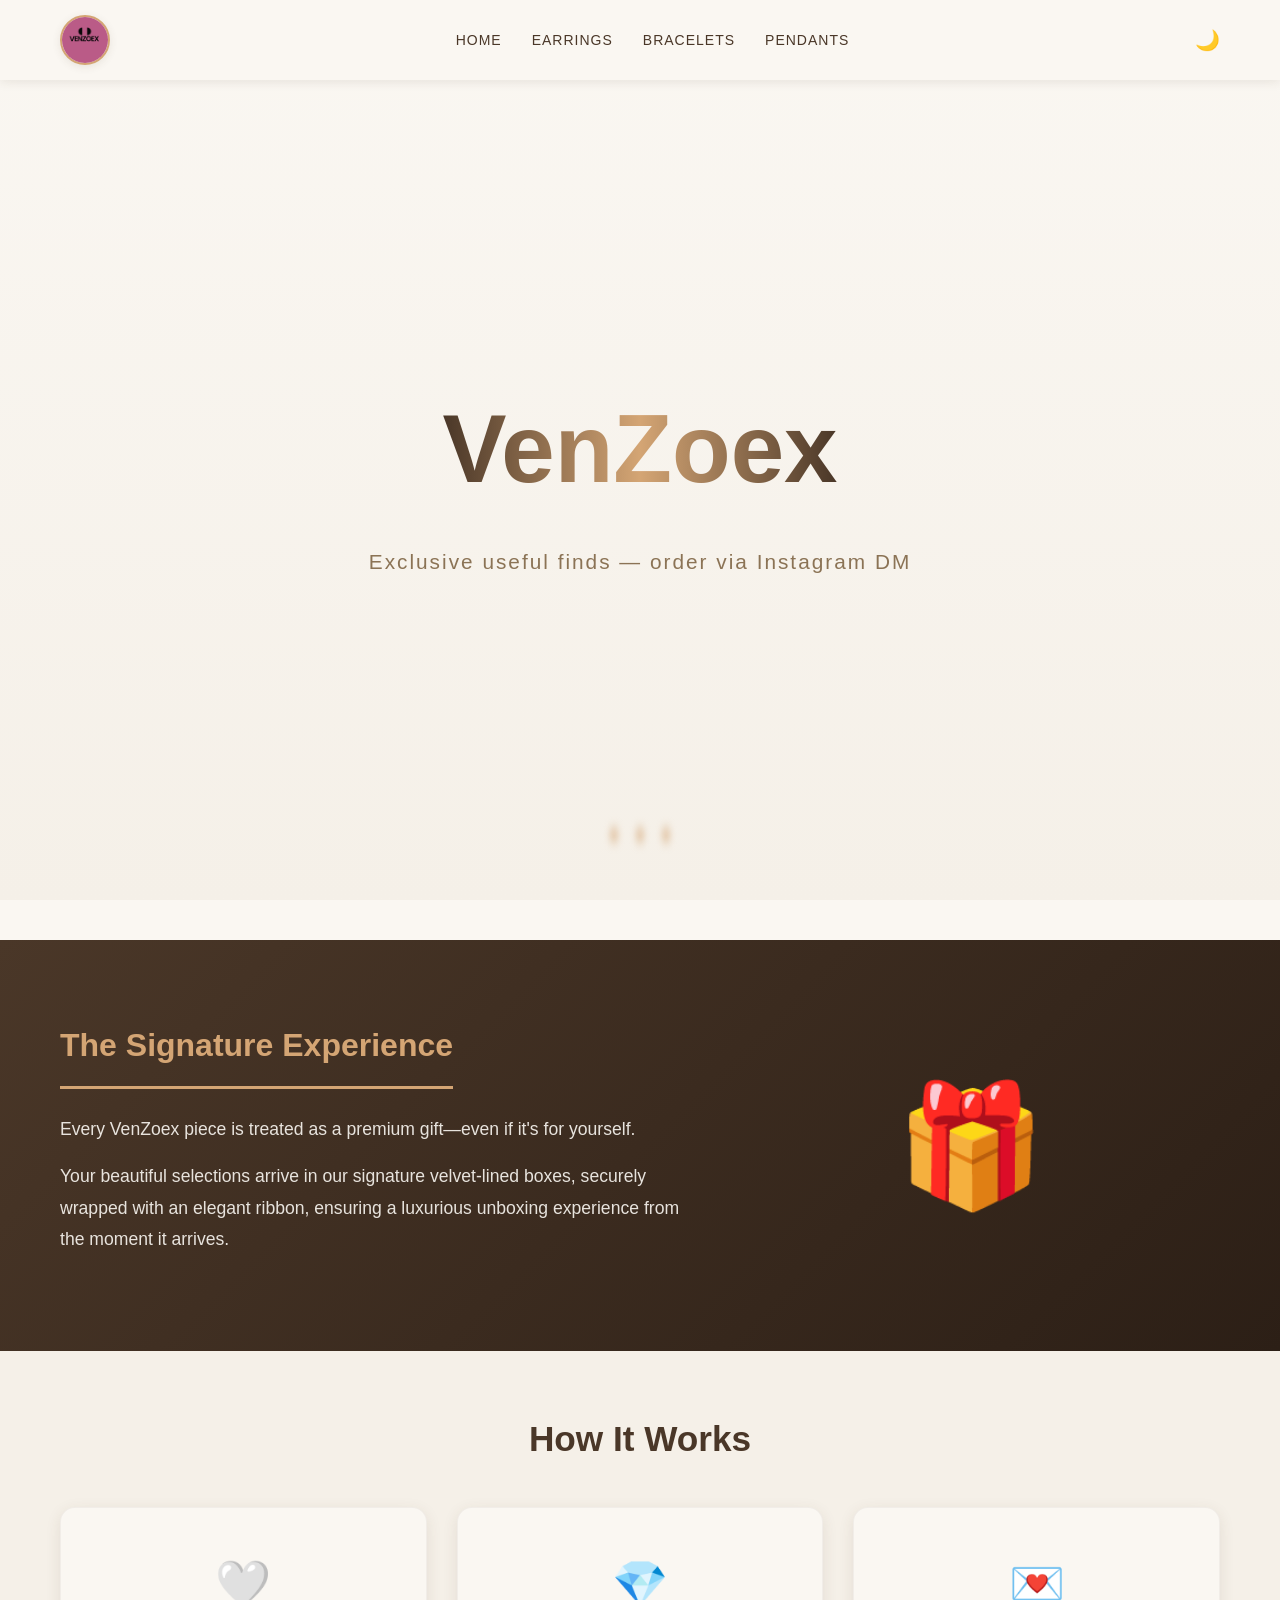
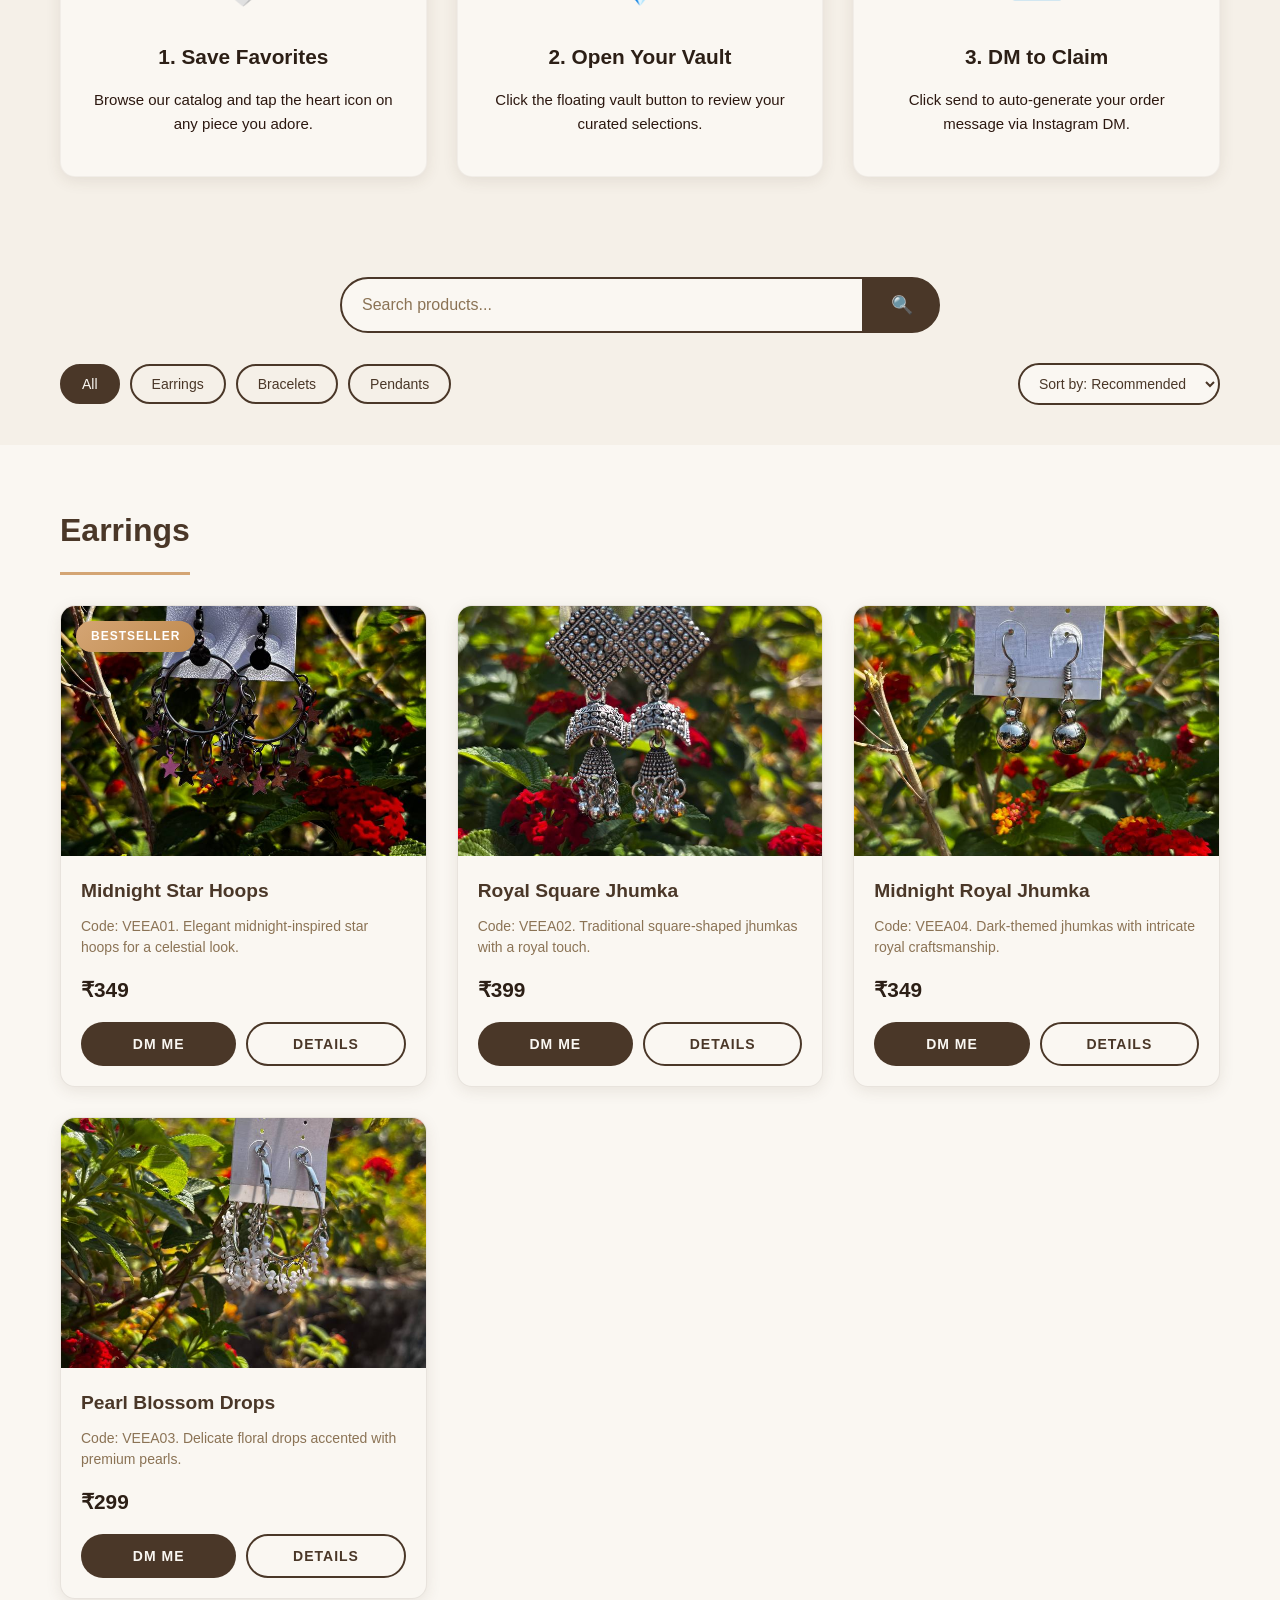
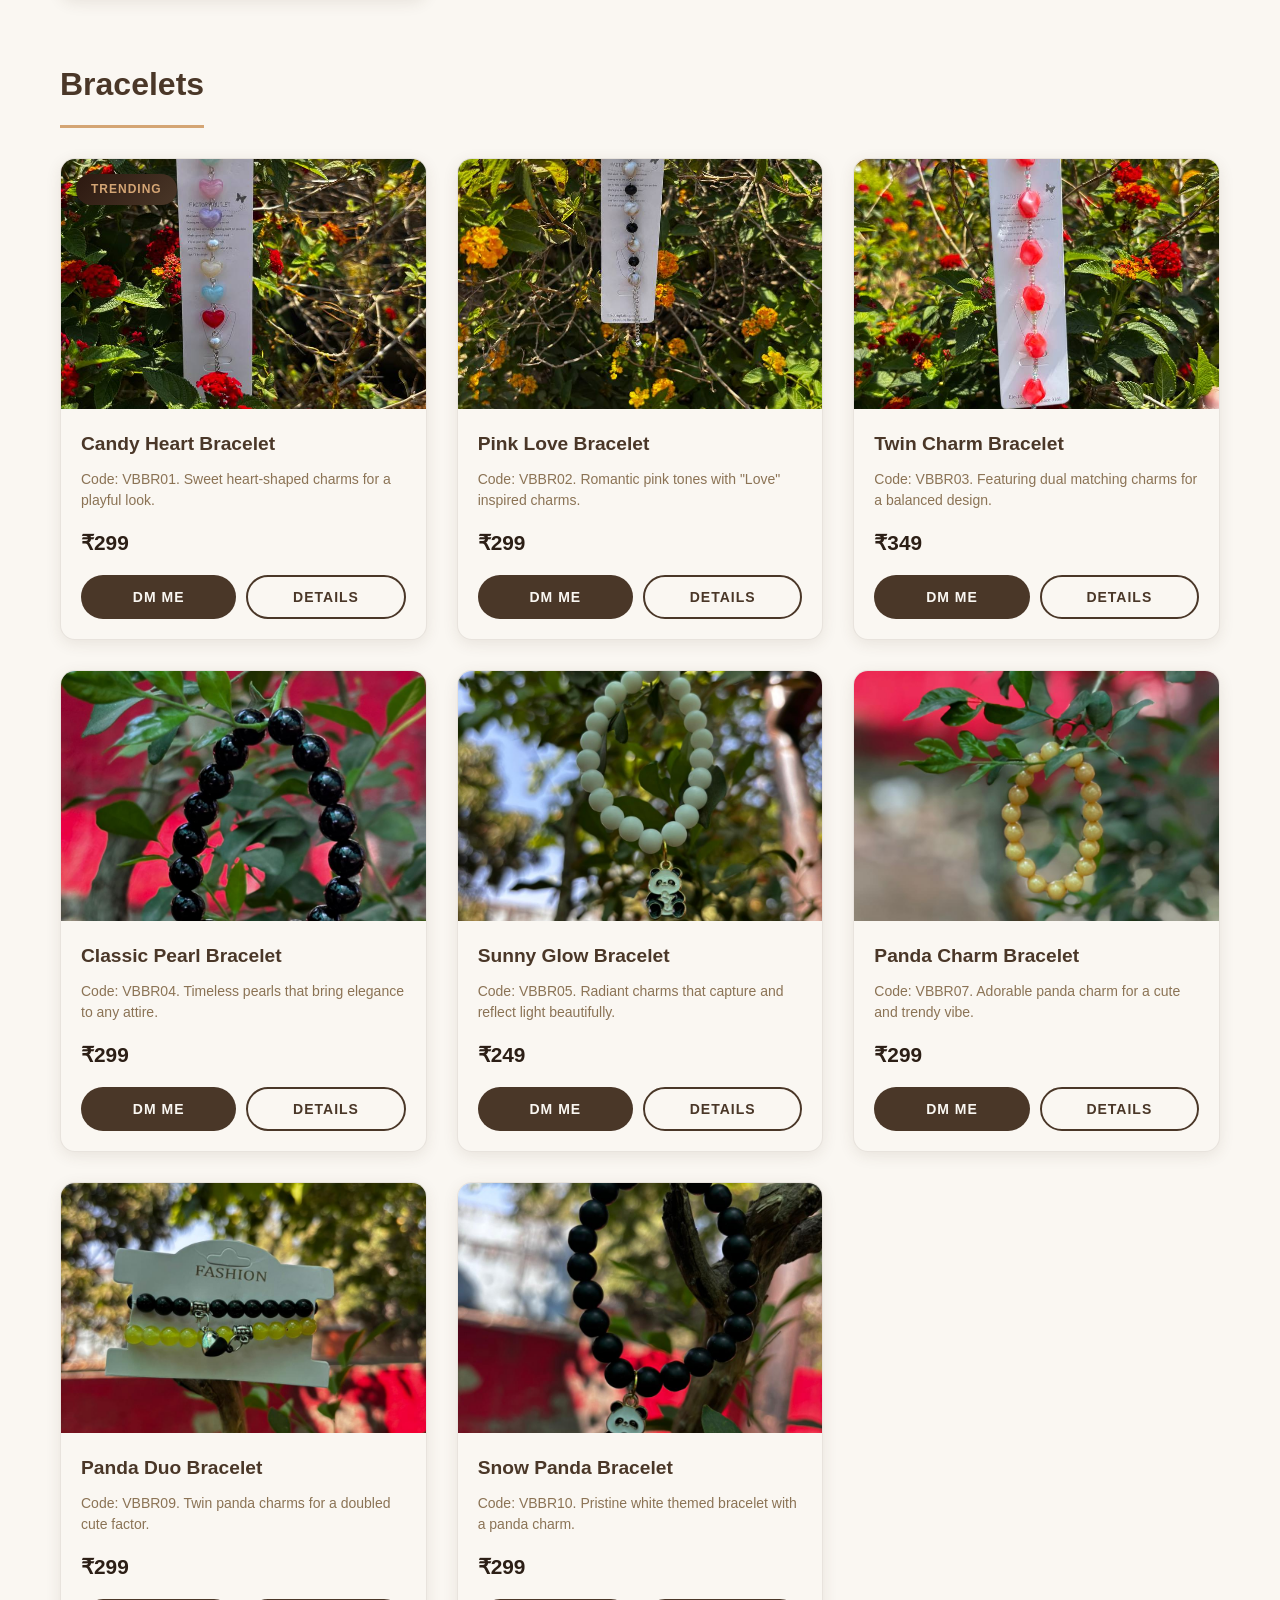
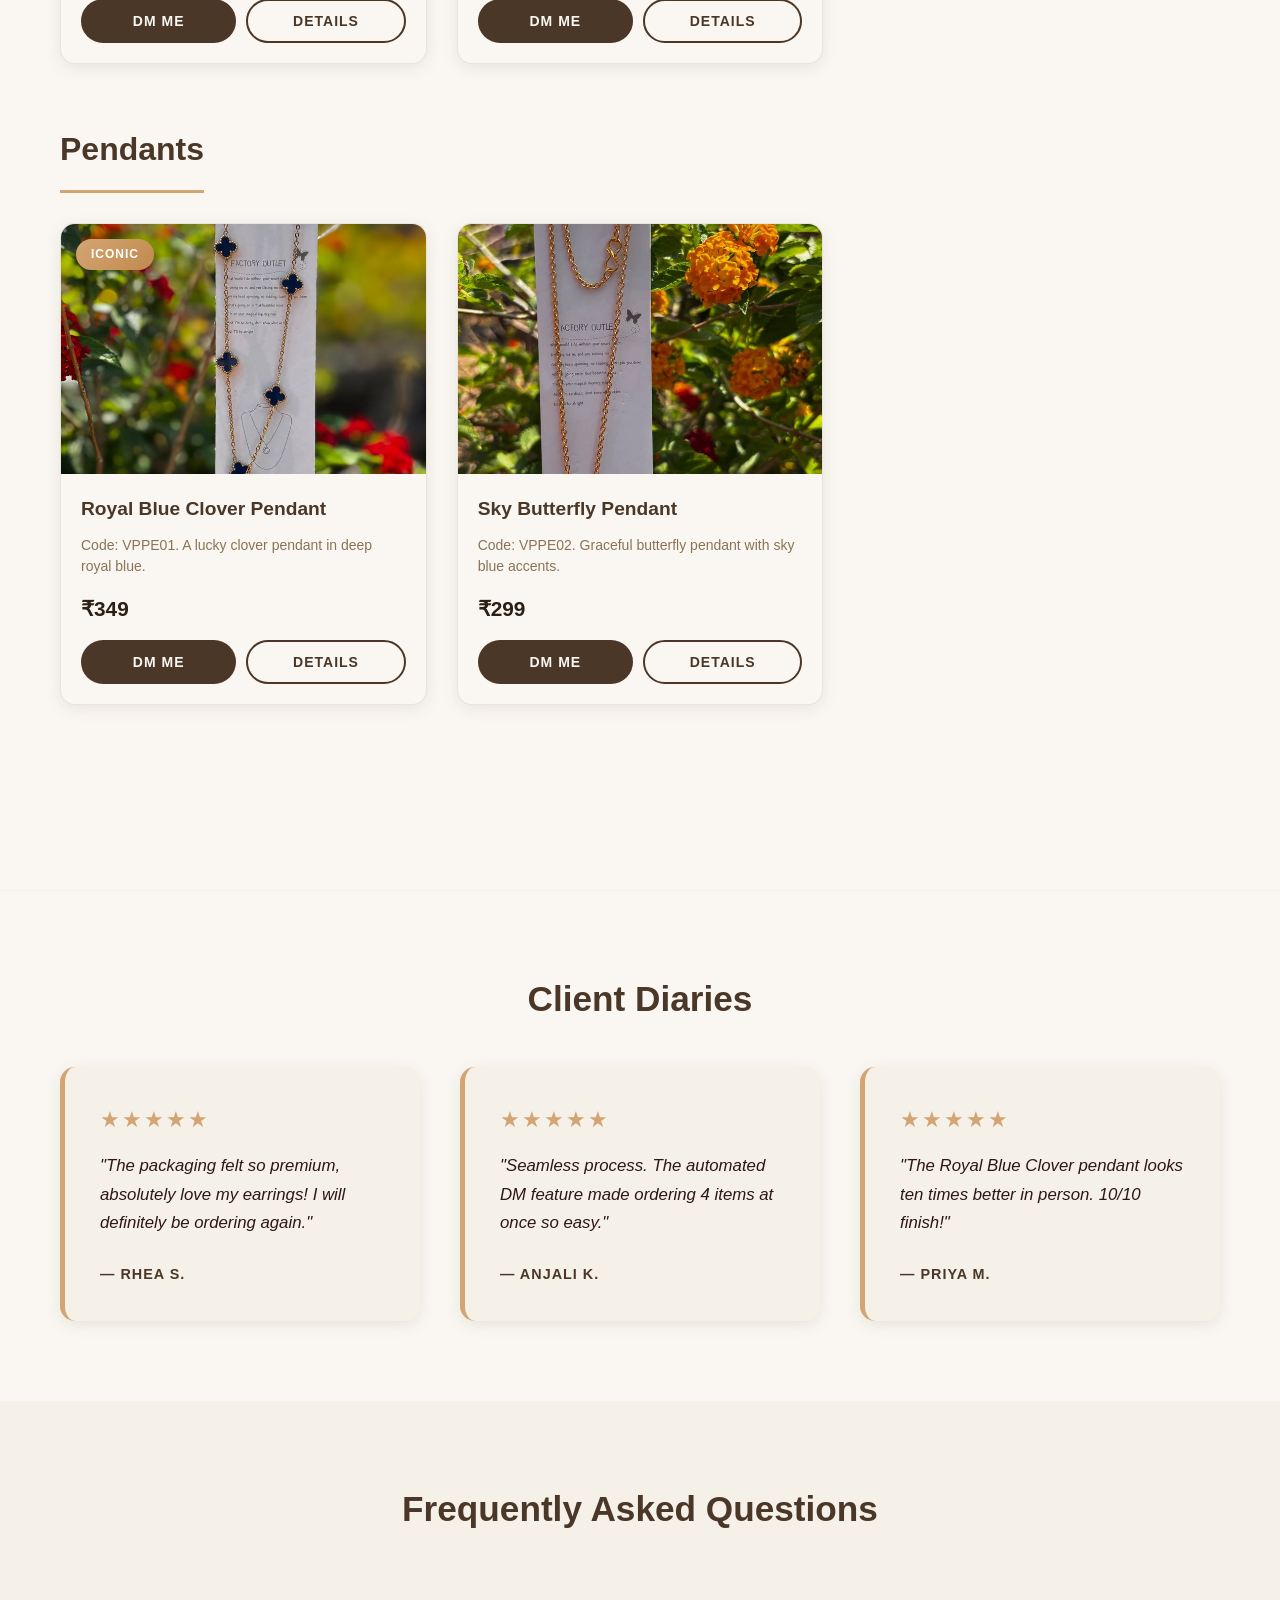
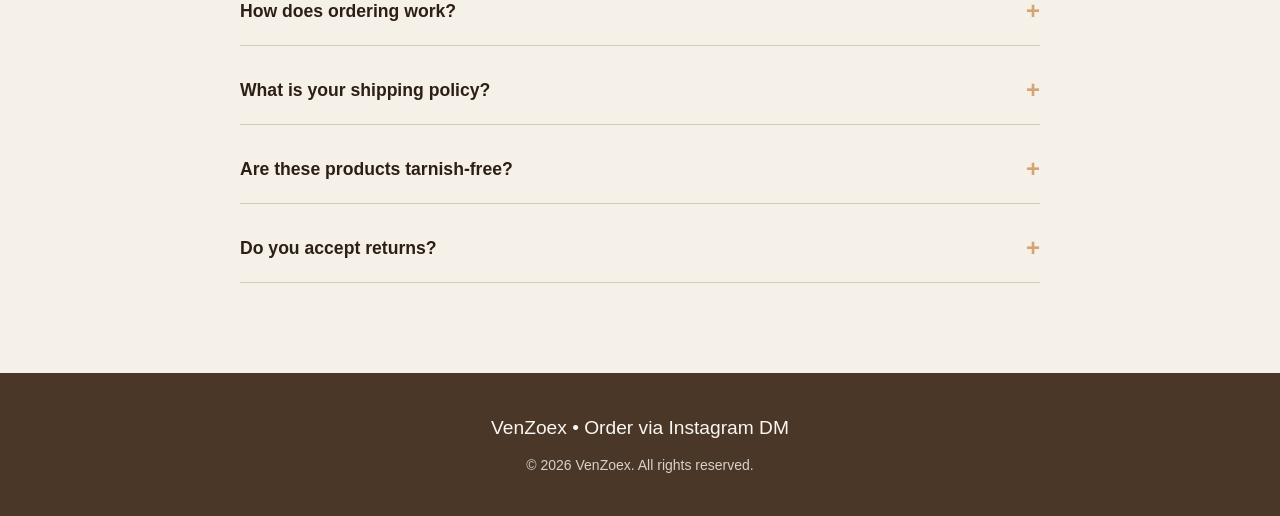
<file: index.html>
<!DOCTYPE html>
<html lang="en">
<head>
    <meta charset="UTF-8">
    <meta name="viewport" content="width=device-width, initial-scale=1.0">
    <meta name="description" content="VenZoex - Exclusive curated jewelry and useful finds. Premium unboxing experience. Order directly via Instagram.">
    <meta property="og:title" content="VenZoex - Premium Catalog">
    <meta property="og:description" content="Exclusive curated jewelry. Shop our collection and enjoy our signature premium unboxing experience. Order via Instagram DM.">
    <meta property="og:image" content="images/logo.jpeg">
    <meta property="og:type" content="website">
    <title>VenZoex - Exclusive Useful Finds</title>
    <link rel="icon" href="images/logo.jpeg" type="image/jpeg">
    <link rel="stylesheet" href="style.css">
</head>
<body>

    <!-- Navigation -->
    <nav class="navbar" id="navbar">
        <div class="nav-container">
            <!-- Logo -->
            <div class="logo">
                <img src="images/logo.jpeg" alt="VenZoex Logo" class="logo-img">
            </div>

            <!-- Desktop Menu -->
            <ul class="nav-menu" id="navMenu">
                <li><a href="#home" class="nav-link">Home</a></li>
                <li><a href="#earrings" class="nav-link">Earrings</a></li>
                <li><a href="#bracelets" class="nav-link">Bracelets</a></li>
                <li><a href="#pendants" class="nav-link">Pendants</a></li>
            </ul>

            <div class="nav-actions">
                <!-- Theme Toggle -->
                <button class="theme-toggle" id="themeToggle" aria-label="Toggle Dark Mode">
                    <span class="icon-moon">🌙</span>
                </button>

                <!-- Mobile Menu Toggle -->
                <div class="hamburger" id="hamburger">
                <span class="bar"></span>
                <span class="bar"></span>
                <span class="bar"></span>
            </div>
        </div>
    </nav>

    <!-- Hero Section -->
    <section id="home" class="hero">
        <div class="hero-content">
            <h1 class="brand-name">
                <span class="typing-text">VenZoex</span>
            </h1>
            <p class="tagline">Exclusive useful finds — order via Instagram DM</p>
        </div>
        <div class="coffee-animation">
            <div class="steam steam-1"></div>
            <div class="steam steam-2"></div>
            <div class="steam steam-3"></div>
        </div>
    </section>

    <!-- Premium Unboxing Section -->
    <section class="unboxing-section">
        <div class="container unboxing-container">
            <div class="unboxing-text">
                <h2 class="category-title">The Signature Experience</h2>
                <p>Every VenZoex piece is treated as a premium gift—even if it's for yourself.</p>
                <p>Your beautiful selections arrive in our signature velvet-lined boxes, securely wrapped with an elegant ribbon, ensuring a luxurious unboxing experience from the moment it arrives.</p>
            </div>
            <div class="unboxing-visual">
                <div class="premium-box-animation">
                    <span class="sparkle sp-1">✨</span>
                    <span class="sparkle sp-2">✨</span>
                    <span class="sparkle sp-3">✨</span>
                    <div class="gift-box">🎁</div>
                </div>
            </div>
        </div>
    </section>

    <!-- How To Order Section -->
    <section class="how-to-order-section">
        <div class="container">
            <h2 class="section-title text-center">How It Works</h2>
            <div class="steps-grid">
                <div class="step-card">
                    <div class="step-icon">🤍</div>
                    <h3>1. Save Favorites</h3>
                    <p>Browse our catalog and tap the heart icon on any piece you adore.</p>
                </div>
                <div class="step-card">
                    <div class="step-icon">💎</div>
                    <h3>2. Open Your Vault</h3>
                    <p>Click the floating vault button to review your curated selections.</p>
                </div>
                <div class="step-card">
                    <div class="step-icon">💌</div>
                    <h3>3. DM to Claim</h3>
                    <p>Click send to auto-generate your order message via Instagram DM.</p>
                </div>
            </div>
        </div>
    </section>

    <!-- Search and Filter Section -->
    <section class="search-section">
        <div class="container">
            <div class="search-container">
                <input type="text" id="searchInput" class="search-input" placeholder="Search products...">
                <button class="search-btn" id="searchBtn">🔍</button>
            </div>
            
            <div class="filter-sort-container">
                <div class="filter-chips" id="filterChips">
                    <button class="chip active" data-category="all">All</button>
                    <button class="chip" data-category="earrings">Earrings</button>
                    <button class="chip" data-category="bracelets">Bracelets</button>
                    <button class="chip" data-category="pendants">Pendants</button>
                </div>
                
                <div class="sort-container">
                    <select id="sortSelect" class="sort-dropdown">
                        <option value="recommended">Sort by: Recommended</option>
                        <option value="price-low">Price: Low to High</option>
                        <option value="price-high">Price: High to Low</option>
                    </select>
                </div>
            </div>
        </div>
    </section>

    <!-- Product Catalog -->
    <main class="catalog">
        <div class="container">
            
            <!-- Earrings Section -->
            <section id="earrings" class="category-section">
                <h2 class="category-title">Earrings</h2>
                <div class="products-grid" id="earrings-grid">
                    <!-- Product: VEEA01 -->
                    <div class="product-card" data-category="earrings" data-name="Midnight Star Hoops">
                        <div class="product-image">
                            <div class="product-badge premium">Bestseller</div>
                            <img src="images/photo_2026-03-24_18-55-06.jpg" alt="Midnight Star Hoops" style="width: 100%; height: 100%; object-fit: cover;" loading="lazy">
                        </div>
                        <div class="product-info">
                            <h3 class="product-name">Midnight Star Hoops</h3>
                            <p class="product-description">Code: VEEA01. Elegant midnight-inspired star hoops for a celestial look.</p>
                            <p class="product-price">₹349</p>
                            <div class="product-buttons">
                                <button class="btn btn-primary dm-btn" data-product="VEEA01 – Midnight Star Hoops" data-price="₹349">DM ME</button>
                                <button class="btn btn-secondary details-btn" data-product="VEEA01 – Midnight Star Hoops" data-description="Elegant midnight-inspired star hoops for a celestial look. High-quality finish and lightweight design." data-price="₹349" data-category="Earrings">Details</button>
                            </div>
                        </div>
                    </div>
                    <!-- Product: VEEA02 -->
                    <div class="product-card" data-category="earrings" data-name="Royal Square Jhumka">
                        <div class="product-image">
                            <img src="images/photo_2026-03-24_18-54-59.jpg" alt="Royal Square Jhumka" style="width: 100%; height: 100%; object-fit: cover;" loading="lazy">
                        </div>
                        <div class="product-info">
                            <h3 class="product-name">Royal Square Jhumka</h3>
                            <p class="product-description">Code: VEEA02. Traditional square-shaped jhumkas with a royal touch.</p>
                            <p class="product-price">₹399</p>
                            <div class="product-buttons">
                                <button class="btn btn-primary dm-btn" data-product="VEEA02 – Royal Square Jhumka" data-price="₹399">DM ME</button>
                                <button class="btn btn-secondary details-btn" data-product="VEEA02 – Royal Square Jhumka" data-description="Traditional square-shaped jhumkas with a royal touch. Perfect for weddings and festive occasions." data-price="₹399" data-category="Earrings">Details</button>
                            </div>
                        </div>
                    </div>
                    <!-- Product: VEEA04 -->
                    <div class="product-card" data-category="earrings" data-name="Midnight Royal Jhumka">
                        <div class="product-image">
                            <img src="images/photo_2026-03-24_18-55-11.jpg" alt="Midnight Royal Jhumka" style="width: 100%; height: 100%; object-fit: cover;" loading="lazy">
                        </div>
                        <div class="product-info">
                            <h3 class="product-name">Midnight Royal Jhumka</h3>
                            <p class="product-description">Code: VEEA04. Dark-themed jhumkas with intricate royal craftsmanship.</p>
                            <p class="product-price">₹349</p>
                            <div class="product-buttons">
                                <button class="btn btn-primary dm-btn" data-product="VEEA04 – Midnight Royal Jhumka" data-price="₹349">DM ME</button>
                                <button class="btn btn-secondary details-btn" data-product="VEEA04 – Midnight Royal Jhumka" data-description="Dark-themed jhumkas with intricate royal craftsmanship. A unique blend of traditional and modern styles." data-price="₹349" data-category="Earrings">Details</button>
                            </div>
                        </div>
                    </div>
                    <!-- Product: VEEA03 -->
                    <div class="product-card" data-category="earrings" data-name="Pearl Blossom Drops">
                        <div class="product-image">
                            <img src="images/photo_2026-03-24_18-55-10.jpg" alt="Pearl Blossom Drops" style="width: 100%; height: 100%; object-fit: cover;" loading="lazy">
                        </div>
                        <div class="product-info">
                            <h3 class="product-name">Pearl Blossom Drops</h3>
                            <p class="product-description">Code: VEEA03. Delicate floral drops accented with premium pearls.</p>
                            <p class="product-price">₹299</p>
                            <div class="product-buttons">
                                <button class="btn btn-primary dm-btn" data-product="VEEA03 – Pearl Blossom Drops" data-price="₹299">DM ME</button>
                                <button class="btn btn-secondary details-btn" data-product="VEEA03 – Pearl Blossom Drops" data-description="Delicate floral drops accented with premium pearls. Adds a feminine touch to any outfit." data-price="₹299" data-category="Earrings">Details</button>
                            </div>
                        </div>
                    </div>
                </div>
            </section>

            <!-- Bracelets Section -->
            <section id="bracelets" class="category-section">
                <h2 class="category-title">Bracelets</h2>
                <div class="products-grid" id="bracelets-grid">
                    <!-- Product: VBBR01 -->
                    <div class="product-card" data-category="bracelets" data-name="Candy Heart Bracelet">
                        <div class="product-image">
                            <div class="product-badge exclusive">Trending</div>
                            <img src="images/photo_2026-03-24_18-55-05.jpg" alt="Candy Heart Bracelet" style="width: 100%; height: 100%; object-fit: cover;" loading="lazy">
                        </div>
                        <div class="product-info">
                            <h3 class="product-name">Candy Heart Bracelet</h3>
                            <p class="product-description">Code: VBBR01. Sweet heart-shaped charms for a playful look.</p>
                            <p class="product-price">₹299</p>
                            <div class="product-buttons">
                                <button class="btn btn-primary dm-btn" data-product="VBBR01 – Candy Heart Bracelet" data-price="₹299">DM ME</button>
                                <button class="btn btn-secondary details-btn" data-product="VBBR01 – Candy Heart Bracelet" data-description="Sweet heart-shaped charms for a playful look. Adjustable chain to fit all wrist sizes." data-price="₹299" data-category="Bracelets">Details</button>
                            </div>
                        </div>
                    </div>
                    <!-- Product: VBBR02 -->
                    <div class="product-card" data-category="bracelets" data-name="Pink Love Bracelet">
                        <div class="product-image">
                            <img src="images/photo_2026-03-24_18-55-13.jpg" alt="Pink Love Bracelet" style="width: 100%; height: 100%; object-fit: cover;" loading="lazy">
                        </div>
                        <div class="product-info">
                            <h3 class="product-name">Pink Love Bracelet</h3>
                            <p class="product-description">Code: VBBR02. Romantic pink tones with "Love" inspired charms.</p>
                            <p class="product-price">₹299</p>
                            <div class="product-buttons">
                                <button class="btn btn-primary dm-btn" data-product="VBBR02 – Pink Love Bracelet" data-price="₹299">DM ME</button>
                                <button class="btn btn-secondary details-btn" data-product="VBBR02 – Pink Love Bracelet" data-description="Romantic pink tones with 'Love' inspired charms. Perfect gift for someone special." data-price="₹299" data-category="Bracelets">Details</button>
                            </div>
                        </div>
                    </div>
                    <!-- Product: VBBR03 -->
                    <div class="product-card" data-category="bracelets" data-name="Twin Charm Bracelet">
                        <div class="product-image">
                            <img src="images/photo_2026-03-24_18-55-21.jpg" alt="Twin Charm Bracelet" style="width: 100%; height: 100%; object-fit: cover;" loading="lazy">
                        </div>
                        <div class="product-info">
                            <h3 class="product-name">Twin Charm Bracelet</h3>
                            <p class="product-description">Code: VBBR03. Featuring dual matching charms for a balanced design.</p>
                            <p class="product-price">₹349</p>
                            <div class="product-buttons">
                                <button class="btn btn-primary dm-btn" data-product="VBBR03 – Twin Charm Bracelet" data-price="₹349">DM ME</button>
                                <button class="btn btn-secondary details-btn" data-product="VBBR03 – Twin Charm Bracelet" data-description="Featuring dual matching charms for a balanced design. Durable and stylish for daily wear." data-price="₹349" data-category="Bracelets">Details</button>
                            </div>
                        </div>
                    </div>
                    <!-- Product: VBBR04 -->
                    <div class="product-card" data-category="bracelets" data-name="Classic Pearl Bracelet">
                        <div class="product-image">
                            <img src="images/WhatsApp Image 2026-03-07 at 6.55.18 AM.jpeg" alt="Classic Pearl Bracelet" style="width: 100%; height: 100%; object-fit: cover;" loading="lazy">
                        </div>
                        <div class="product-info">
                            <h3 class="product-name">Classic Pearl Bracelet</h3>
                            <p class="product-description">Code: VBBR04. Timeless pearls that bring elegance to any attire.</p>
                            <p class="product-price">₹299</p>
                            <div class="product-buttons">
                                <button class="btn btn-primary dm-btn" data-product="VBBR04 – Classic Pearl Bracelet" data-price="₹299">DM ME</button>
                                <button class="btn btn-secondary details-btn" data-product="VBBR04 – Classic Pearl Bracelet" data-description="Timeless pearls that bring elegance to any attire. High-lustre synthetic pearls with a secure clasp." data-price="₹299" data-category="Bracelets">Details</button>
                            </div>
                        </div>
                    </div>
                    <!-- Product: VBBR05 -->
                    <div class="product-card" data-category="bracelets" data-name="Sunny Glow Bracelet">
                        <div class="product-image">
                            <img src="images/WhatsApp Image 2026-03-07 at 6.55.21 AM4yty.jpeg" alt="Sunny Glow Bracelet" style="width: 100%; height: 100%; object-fit: cover;" loading="lazy">
                        </div>
                        <div class="product-info">
                            <h3 class="product-name">Sunny Glow Bracelet</h3>
                            <p class="product-description">Code: VBBR05. Radiant charms that capture and reflect light beautifully.</p>
                            <p class="product-price">₹249</p>
                            <div class="product-buttons">
                                <button class="btn btn-primary dm-btn" data-product="VBBR05 – Sunny Glow Bracelet" data-price="₹249">DM ME</button>
                                <button class="btn btn-secondary details-btn" data-product="VBBR05 – Sunny Glow Bracelet" data-description="Radiant charms that capture and reflect light beautifully. Ideal for daytime outings." data-price="₹249" data-category="Bracelets">Details</button>
                            </div>
                        </div>
                    </div>
                    <!-- Product: VBBR07 -->
                    <div class="product-card" data-category="bracelets" data-name="Panda Charm Bracelet">
                        <div class="product-image">
                            <img src="images/WhatsApp Image 2026-03-07 at 6.55.21 AMytf.jpeg" alt="Panda Charm Bracelet" style="width: 100%; height: 100%; object-fit: cover;" loading="lazy">
                        </div>
                        <div class="product-info">
                            <h3 class="product-name">Panda Charm Bracelet</h3>
                            <p class="product-description">Code: VBBR07. Adorable panda charm for a cute and trendy vibe.</p>
                            <p class="product-price">₹299</p>
                            <div class="product-buttons">
                                <button class="btn btn-primary dm-btn" data-product="VBBR07 – Panda Charm Bracelet" data-price="₹299">DM ME</button>
                                <button class="btn btn-secondary details-btn" data-product="VBBR07 – Panda Charm Bracelet" data-description="Adorable panda charm for a cute and trendy vibe. A favorite among animal lovers." data-price="₹299" data-category="Bracelets">Details</button>
                            </div>
                        </div>
                    </div>
                    <!-- Product: VBBR09 -->
                    <div class="product-card" data-category="bracelets" data-name="Panda Duo Bracelet">
                        <div class="product-image">
                            <img src="images/WhatsApp Image 2026-03-07 at 6.55.22 AMtst.jpeg" alt="Panda Duo Bracelet" style="width: 100%; height: 100%; object-fit: cover;" loading="lazy">
                        </div>
                        <div class="product-info">
                            <h3 class="product-name">Panda Duo Bracelet</h3>
                            <p class="product-description">Code: VBBR09. Twin panda charms for a doubled cute factor.</p>
                            <p class="product-price">₹299</p>
                            <div class="product-buttons">
                                <button class="btn btn-primary dm-btn" data-product="VBBR09 – Panda Duo Bracelet" data-price="₹299">DM ME</button>
                                <button class="btn btn-secondary details-btn" data-product="VBBR09 – Panda Duo Bracelet" data-description="Twin panda charms for a doubled cute factor. Stylish black and white bead work." data-price="₹299" data-category="Bracelets">Details</button>
                            </div>
                        </div>
                    </div>
                    <!-- Product: VBBR10 -->
                    <div class="product-card" data-category="bracelets" data-name="Snow Panda Bracelet">
                        <div class="product-image">
                            <img src="images/WhatsApp Image 2026-03-07 at 6.55.22 AMtuyfuy.jpeg" alt="Snow Panda Bracelet" style="width: 100%; height: 100%; object-fit: cover;" loading="lazy">
                        </div>
                        <div class="product-info">
                            <h3 class="product-name">Snow Panda Bracelet</h3>
                            <p class="product-description">Code: VBBR10. Pristine white themed bracelet with a panda charm.</p>
                            <p class="product-price">₹299</p>
                            <div class="product-buttons">
                                <button class="btn btn-primary dm-btn" data-product="VBBR10 – Snow Panda Bracelet" data-price="₹299">DM ME</button>
                                <button class="btn btn-secondary details-btn" data-product="VBBR10 – Snow Panda Bracelet" data-description="Pristine white themed bracelet with a panda charm. Elegant and fun at the same time." data-price="₹299" data-category="Bracelets">Details</button>
                            </div>
                        </div>
                    </div>
                </div>
            </section>

            <!-- Pendants Section -->
            <section id="pendants" class="category-section">
                <h2 class="category-title">Pendants</h2>
                <div class="products-grid" id="pendants-grid">
                    <!-- Product: VPPE01 -->
                    <div class="product-card" data-category="pendants" data-name="Royal Blue Clover Pendant">
                        <div class="product-image">
                            <div class="product-badge premium">Iconic</div>
                            <img src="images/photo_2026-03-24_18-54-57.jpg" alt="Royal Blue Clover Pendant" style="width: 100%; height: 100%; object-fit: cover;" loading="lazy">
                        </div>
                        <div class="product-info">
                            <h3 class="product-name">Royal Blue Clover Pendant</h3>
                            <p class="product-description">Code: VPPE01. A lucky clover pendant in deep royal blue.</p>
                            <p class="product-price">₹349</p>
                            <div class="product-buttons">
                                <button class="btn btn-primary dm-btn" data-product="VPPE01 – Royal Blue Clover Pendant" data-price="₹349">DM ME</button>
                                <button class="btn btn-secondary details-btn" data-product="VPPE01 – Royal Blue Clover Pendant" data-description="A lucky clover pendant in deep royal blue. Symbolizes luck and elegance." data-price="₹349" data-category="Pendants">Details</button>
                            </div>
                        </div>
                    </div>
                    <!-- Product: VPPE02 -->
                    <div class="product-card" data-category="pendants" data-name="Sky Butterfly Pendant">
                        <div class="product-image">
                            <img src="images/photo_2026-03-24_18-55-03.jpg" alt="Sky Butterfly Pendant" style="width: 100%; height: 100%; object-fit: cover;" loading="lazy">
                        </div>
                        <div class="product-info">
                            <h3 class="product-name">Sky Butterfly Pendant</h3>
                            <p class="product-description">Code: VPPE02. Graceful butterfly pendant with sky blue accents.</p>
                            <p class="product-price">₹299</p>
                            <div class="product-buttons">
                                <button class="btn btn-primary dm-btn" data-product="VPPE02 – Sky Butterfly Pendant" data-price="₹299">DM ME</button>
                                <button class="btn btn-secondary details-btn" data-product="VPPE02 – Sky Butterfly Pendant" data-description="Graceful butterfly pendant with sky blue accents. Represents transformation and beauty." data-price="₹299" data-category="Pendants">Details</button>
                            </div>
                        </div>
                    </div>
                </div>
            </section>

        </div>
    </main>

    <!-- The Vault (Wishlist) Floating Button -->
    <button class="vault-fab tooltip-container" id="vaultFab">
        <span class="vault-icon">💎</span>
        <span class="vault-count" id="vaultCount">0</span>
        <span class="tooltip-text">View Vault & Order</span>
    </button>
    
    <!-- Back to Top Button -->
    <button class="back-to-top" id="backToTop" aria-label="Back to top">
        ↑
    </button>

    <!-- Client Diaries Section -->
    <section class="testimonials-section">
        <div class="container">
            <h2 class="section-title text-center">Client Diaries</h2>
            <div class="testimonials-grid">
                <div class="testimonial-card">
                    <div class="stars">★★★★★</div>
                    <p class="review-text">"The packaging felt so premium, absolutely love my earrings! I will definitely be ordering again."</p>
                    <p class="reviewer-name">— Rhea S.</p>
                </div>
                <div class="testimonial-card">
                    <div class="stars">★★★★★</div>
                    <p class="review-text">"Seamless process. The automated DM feature made ordering 4 items at once so easy."</p>
                    <p class="reviewer-name">— Anjali K.</p>
                </div>
                <div class="testimonial-card">
                    <div class="stars">★★★★★</div>
                    <p class="review-text">"The Royal Blue Clover pendant looks ten times better in person. 10/10 finish!"</p>
                    <p class="reviewer-name">— Priya M.</p>
                </div>
            </div>
        </div>
    </section>

    <!-- FAQ Section -->
    <section class="faq-section" id="faq">
        <div class="container">
            <h2 class="section-title text-center">Frequently Asked Questions</h2>
            <div class="faq-container">
                <div class="faq-item">
                    <button class="faq-question">How does ordering work?<span class="faq-icon">+</span></button>
                    <div class="faq-answer">
                        <p>Simply browse our catalog, save your favorite items to your Vault, and click "Order" to generate a direct message which you can send to our Instagram page. We will reply with payment and shipping details.</p>
                    </div>
                </div>
                <div class="faq-item">
                    <button class="faq-question">What is your shipping policy?<span class="faq-icon">+</span></button>
                    <div class="faq-answer">
                        <p>We process all orders within 24-48 hours. Standard shipping typically takes 3-5 business days across the country. Tracking details will be shared via Instagram DM once dispatched.</p>
                    </div>
                </div>
                <div class="faq-item">
                    <button class="faq-question">Are these products tarnish-free?<span class="faq-icon">+</span></button>
                    <div class="faq-answer">
                        <p>Our premium jewelry is designed to be highly durable and water-resistant. However, to maximize its lifespan, we recommend avoiding direct contact with harsh chemicals and perfumes.</p>
                    </div>
                </div>
                <div class="faq-item">
                    <button class="faq-question">Do you accept returns?<span class="faq-icon">+</span></button>
                    <div class="faq-answer">
                        <p>To maintain hygeine and quality standards, all sales are final. If an item arrives damaged, please send us a video of the unboxing to our Instagram DM within 24 hours of delivery, and we will happily assist you.</p>
                    </div>
                </div>
            </div>
        </div>
    </section>

    <!-- Footer -->
    <footer class="footer">
        <div class="container">
            <p class="footer-text">VenZoex • Order via Instagram DM</p>
            <p class="footer-copyright">&copy; 2026 VenZoex. All rights reserved.</p>
        </div>
    </footer>

    <!-- Product Details Modal -->
    <div class="modal" id="productModal">
        <div class="modal-content">
            <span class="modal-close" id="modalClose">&times;</span>
            <div class="modal-body">
                <div class="modal-image" id="modalImageContainer">
                    <!-- Dynamic content: Image or Placeholder -->
                </div>
                <div class="modal-info">
                    <span class="modal-category" id="modalCategory">Category</span>
                    <h2 class="modal-title" id="modalTitle">Product Name</h2>
                    <p class="modal-description" id="modalDescription">Product description goes here...</p>
                    <p class="modal-price" id="modalPrice">₹0</p>
                    <button class="btn btn-primary modal-dm-btn" id="modalDmBtn">DM ME</button>
                </div>
            </div>
        </div>
    </div>

    <!-- Toast Notification -->
    <div class="toast" id="toast">
        <span class="toast-message" id="toastMessage">Message copied to clipboard!</span>
    </div>

    <script src="script.js"></script>
</body>
</html>
</file>
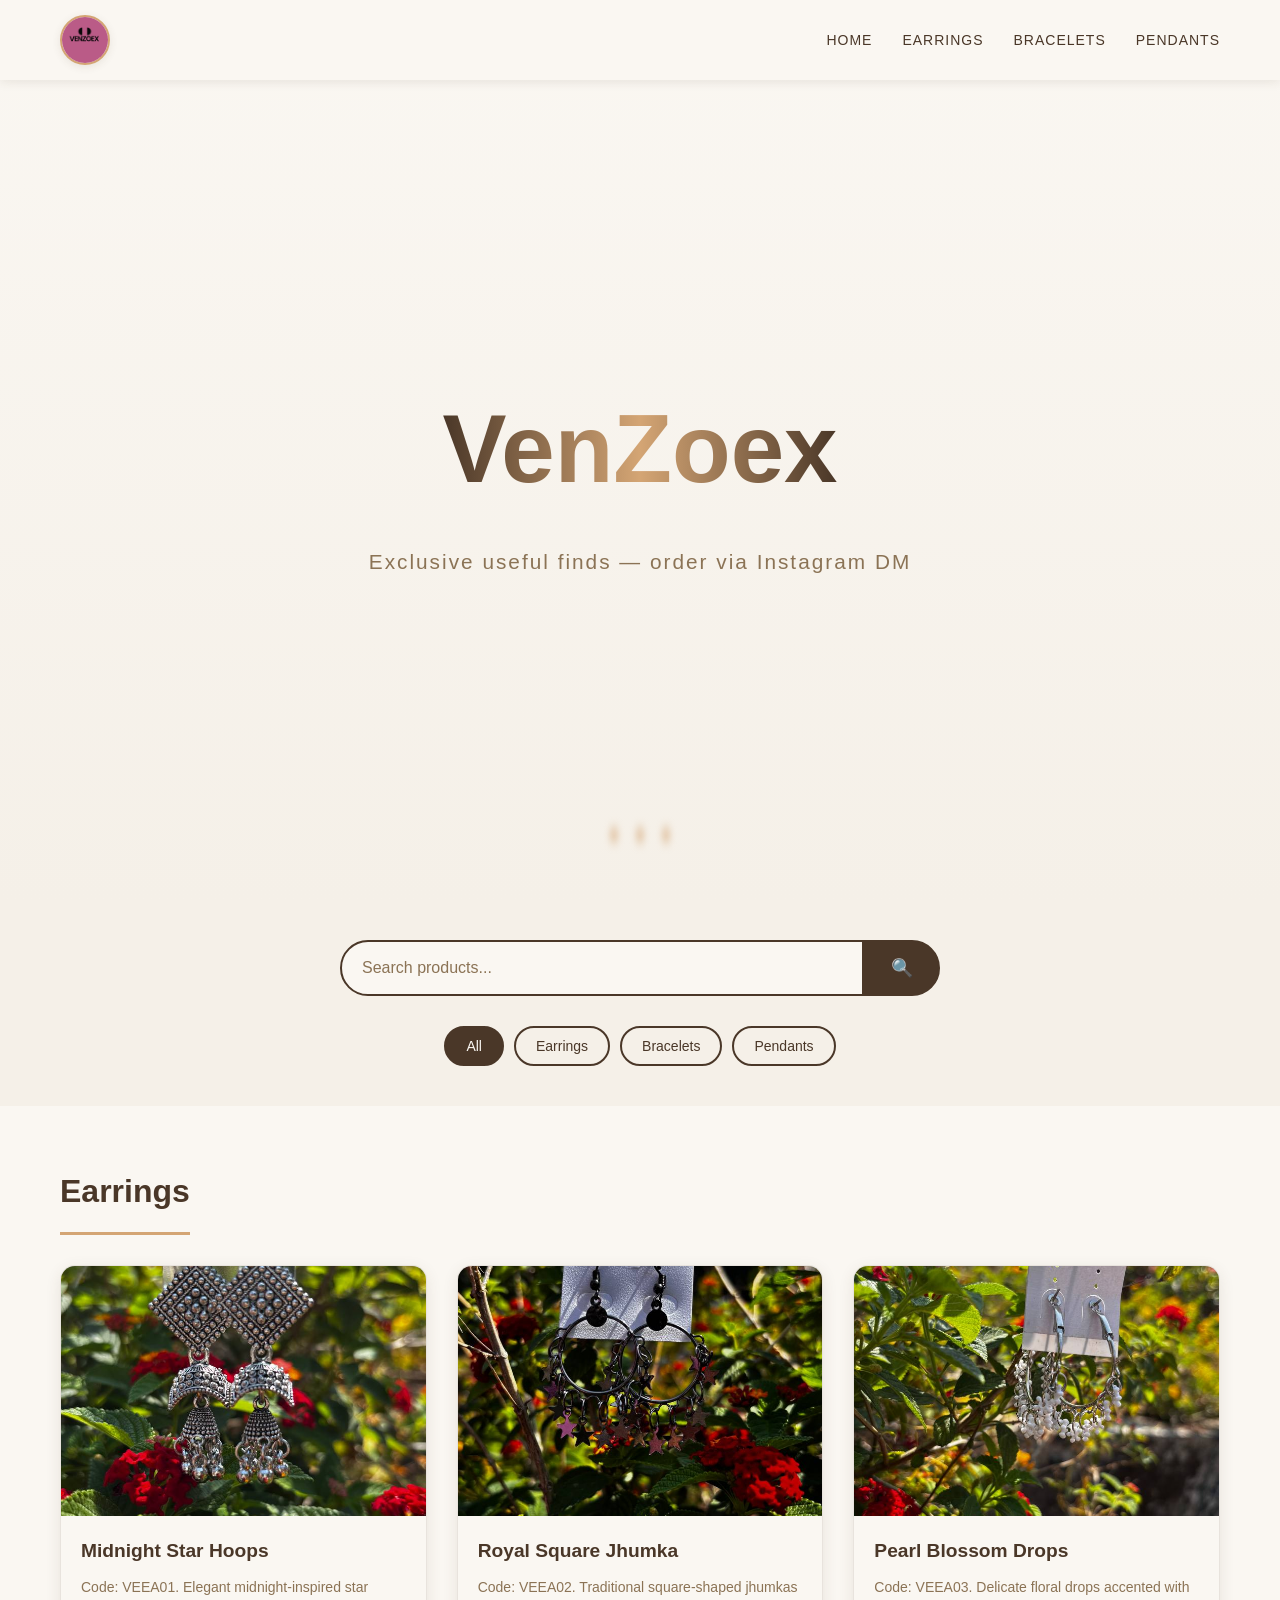
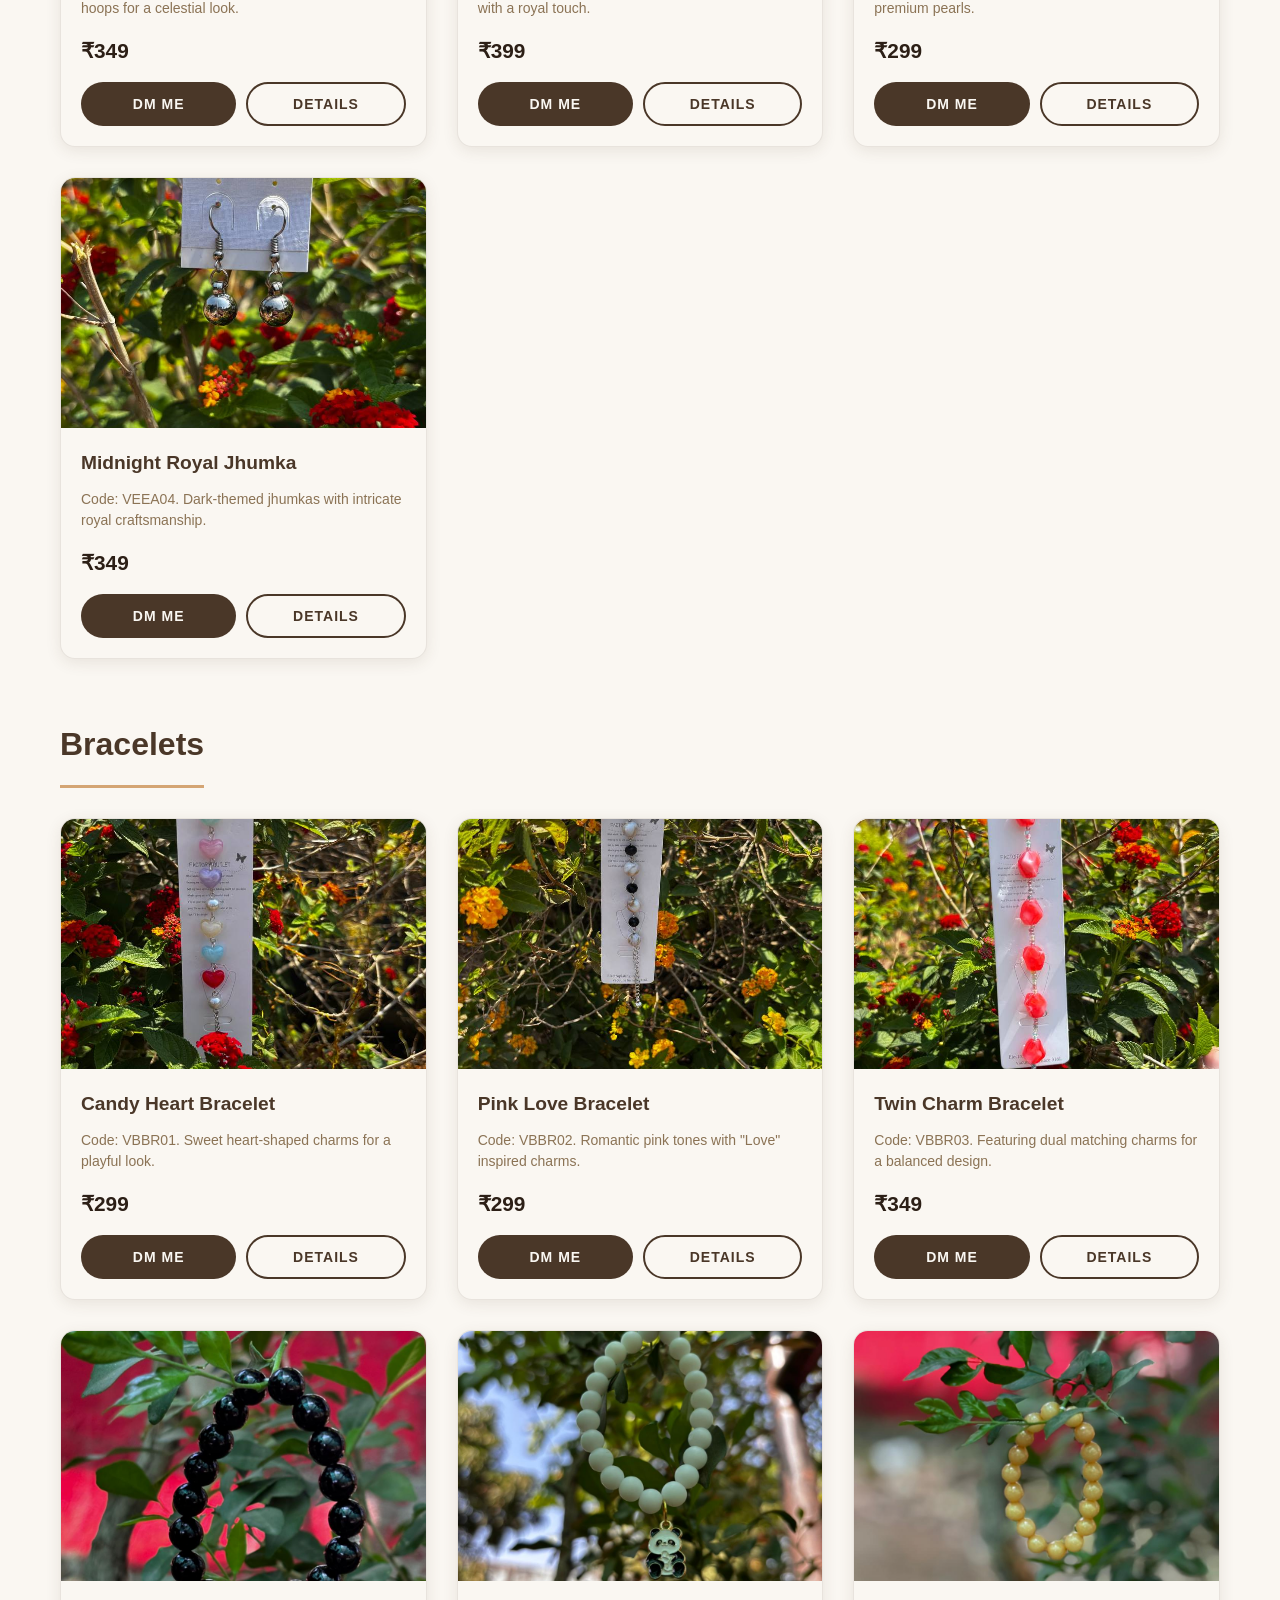
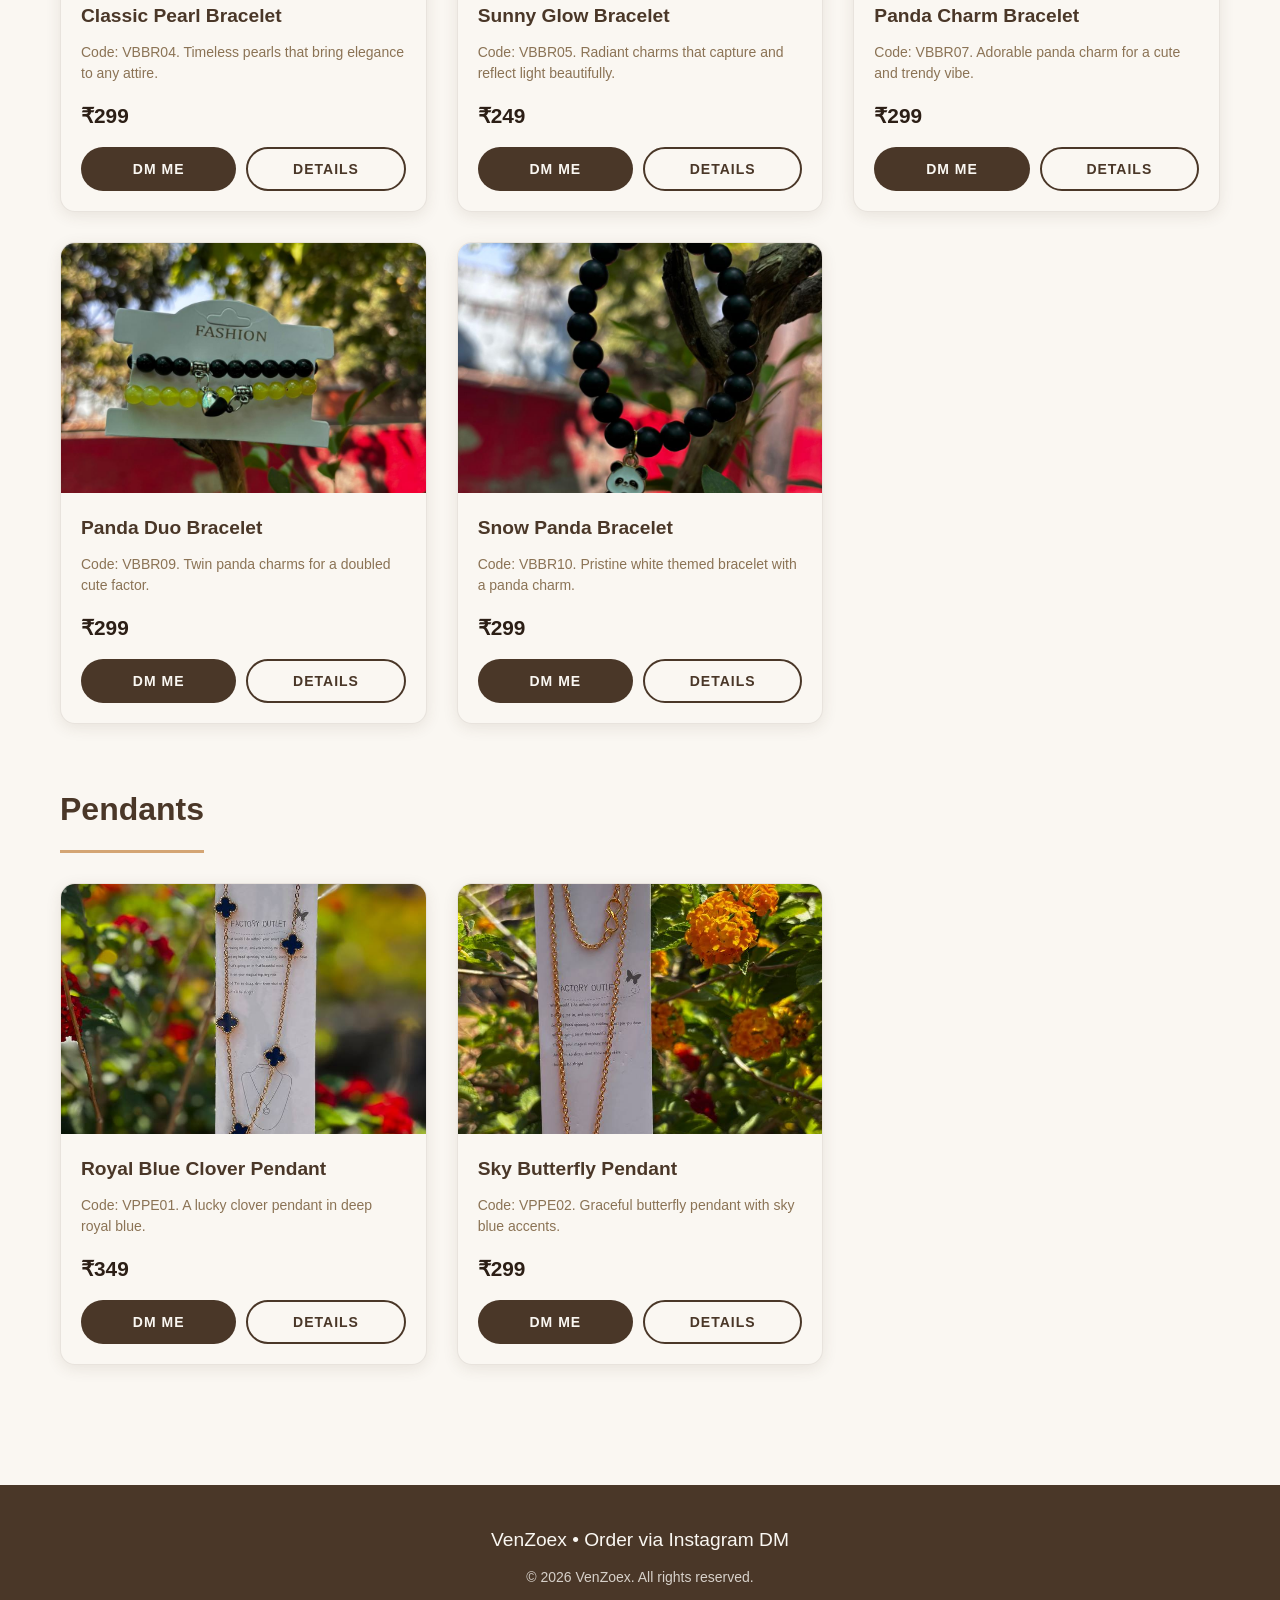
<file: VenZoex Web/index.html>
<!DOCTYPE html>
<html lang="en">
<head>
    <meta charset="UTF-8">
    <meta name="viewport" content="width=device-width, initial-scale=1.0">
    <title>VenZoex - Exclusive Useful Finds</title>
    <link rel="stylesheet" href="style.css">
</head>
<body>

    <!-- Navigation -->
    <nav class="navbar" id="navbar">
        <div class="nav-container">
            <!-- Logo -->
            <div class="logo">
                <img src="images/logo.jpeg" alt="VenZoex Logo" class="logo-img">
            </div>

            <!-- Desktop Menu -->
            <ul class="nav-menu" id="navMenu">
                <li><a href="#home" class="nav-link">Home</a></li>
                <li><a href="#earrings" class="nav-link">Earrings</a></li>
                <li><a href="#bracelets" class="nav-link">Bracelets</a></li>
                <li><a href="#pendants" class="nav-link">Pendants</a></li>
            </ul>

            <!-- Mobile Menu Toggle -->
            <div class="hamburger" id="hamburger">
                <span class="bar"></span>
                <span class="bar"></span>
                <span class="bar"></span>
            </div>
        </div>
    </nav>

    <!-- Hero Section -->
    <section id="home" class="hero">
        <div class="hero-content">
            <h1 class="brand-name">
                <span class="typing-text">VenZoex</span>
            </h1>
            <p class="tagline">Exclusive useful finds — order via Instagram DM</p>
        </div>
        <div class="coffee-animation">
            <div class="steam steam-1"></div>
            <div class="steam steam-2"></div>
            <div class="steam steam-3"></div>
        </div>
    </section>

    <!-- Search and Filter Section -->
    <section class="search-section">
        <div class="container">
            <div class="search-container">
                <input type="text" id="searchInput" class="search-input" placeholder="Search products...">
                <button class="search-btn" id="searchBtn">🔍</button>
            </div>
            <div class="filter-chips" id="filterChips">
                <button class="chip active" data-category="all">All</button>
                <button class="chip" data-category="earrings">Earrings</button>
                <button class="chip" data-category="bracelets">Bracelets</button>
                <button class="chip" data-category="pendants">Pendants</button>
            </div>
        </div>
    </section>

    <!-- Product Catalog -->
    <main class="catalog">
        <div class="container">
            
            <!-- Earrings Section -->
            <section id="earrings" class="category-section">
                <h2 class="category-title">Earrings</h2>
                <div class="products-grid" id="earrings-grid">
                    <!-- Product: VEEA01 -->
                    <div class="product-card" data-category="earrings" data-name="Midnight Star Hoops">
                        <div class="product-image">
                            <img src="images/photo_2026-03-24_18-54-59.jpg" alt="Midnight Star Hoops" style="width: 100%; height: 100%; object-fit: cover;">
                        </div>
                        <div class="product-info">
                            <h3 class="product-name">Midnight Star Hoops</h3>
                            <p class="product-description">Code: VEEA01. Elegant midnight-inspired star hoops for a celestial look.</p>
                            <p class="product-price">₹349</p>
                            <div class="product-buttons">
                                <button class="btn btn-primary dm-btn" data-product="VEEA01 – Midnight Star Hoops" data-price="₹349">DM ME</button>
                                <button class="btn btn-secondary details-btn" data-product="VEEA01 – Midnight Star Hoops" data-description="Elegant midnight-inspired star hoops for a celestial look. High-quality finish and lightweight design." data-price="₹349" data-category="Earrings">Details</button>
                            </div>
                        </div>
                    </div>
                    <!-- Product: VEEA02 -->
                    <div class="product-card" data-category="earrings" data-name="Royal Square Jhumka">
                        <div class="product-image">
                            <img src="images/photo_2026-03-24_18-55-06.jpg" alt="Royal Square Jhumka" style="width: 100%; height: 100%; object-fit: cover;">
                        </div>
                        <div class="product-info">
                            <h3 class="product-name">Royal Square Jhumka</h3>
                            <p class="product-description">Code: VEEA02. Traditional square-shaped jhumkas with a royal touch.</p>
                            <p class="product-price">₹399</p>
                            <div class="product-buttons">
                                <button class="btn btn-primary dm-btn" data-product="VEEA02 – Royal Square Jhumka" data-price="₹399">DM ME</button>
                                <button class="btn btn-secondary details-btn" data-product="VEEA02 – Royal Square Jhumka" data-description="Traditional square-shaped jhumkas with a royal touch. Perfect for weddings and festive occasions." data-price="₹399" data-category="Earrings">Details</button>
                            </div>
                        </div>
                    </div>
                    <!-- Product: VEEA03 -->
                    <div class="product-card" data-category="earrings" data-name="Pearl Blossom Drops">
                        <div class="product-image">
                            <img src="images/photo_2026-03-24_18-55-10.jpg" alt="Pearl Blossom Drops" style="width: 100%; height: 100%; object-fit: cover;">
                        </div>
                        <div class="product-info">
                            <h3 class="product-name">Pearl Blossom Drops</h3>
                            <p class="product-description">Code: VEEA03. Delicate floral drops accented with premium pearls.</p>
                            <p class="product-price">₹299</p>
                            <div class="product-buttons">
                                <button class="btn btn-primary dm-btn" data-product="VEEA03 – Pearl Blossom Drops" data-price="₹299">DM ME</button>
                                <button class="btn btn-secondary details-btn" data-product="VEEA03 – Pearl Blossom Drops" data-description="Delicate floral drops accented with premium pearls. Adds a feminine touch to any outfit." data-price="₹299" data-category="Earrings">Details</button>
                            </div>
                        </div>
                    </div>
                    <!-- Product: VEEA04 -->
                    <div class="product-card" data-category="earrings" data-name="Midnight Royal Jhumka">
                        <div class="product-image">
                            <img src="images/photo_2026-03-24_18-55-11.jpg" alt="Midnight Royal Jhumka" style="width: 100%; height: 100%; object-fit: cover;">
                        </div>
                        <div class="product-info">
                            <h3 class="product-name">Midnight Royal Jhumka</h3>
                            <p class="product-description">Code: VEEA04. Dark-themed jhumkas with intricate royal craftsmanship.</p>
                            <p class="product-price">₹349</p>
                            <div class="product-buttons">
                                <button class="btn btn-primary dm-btn" data-product="VEEA04 – Midnight Royal Jhumka" data-price="₹349">DM ME</button>
                                <button class="btn btn-secondary details-btn" data-product="VEEA04 – Midnight Royal Jhumka" data-description="Dark-themed jhumkas with intricate royal craftsmanship. A unique blend of traditional and modern styles." data-price="₹349" data-category="Earrings">Details</button>
                            </div>
                        </div>
                    </div>
                </div>
            </section>

            <!-- Bracelets Section -->
            <section id="bracelets" class="category-section">
                <h2 class="category-title">Bracelets</h2>
                <div class="products-grid" id="bracelets-grid">
                    <!-- Product: VBBR01 -->
                    <div class="product-card" data-category="bracelets" data-name="Candy Heart Bracelet">
                        <div class="product-image">
                            <img src="images/photo_2026-03-24_18-55-05.jpg" alt="Candy Heart Bracelet" style="width: 100%; height: 100%; object-fit: cover;">
                        </div>
                        <div class="product-info">
                            <h3 class="product-name">Candy Heart Bracelet</h3>
                            <p class="product-description">Code: VBBR01. Sweet heart-shaped charms for a playful look.</p>
                            <p class="product-price">₹299</p>
                            <div class="product-buttons">
                                <button class="btn btn-primary dm-btn" data-product="VBBR01 – Candy Heart Bracelet" data-price="₹299">DM ME</button>
                                <button class="btn btn-secondary details-btn" data-product="VBBR01 – Candy Heart Bracelet" data-description="Sweet heart-shaped charms for a playful look. Adjustable chain to fit all wrist sizes." data-price="₹299" data-category="Bracelets">Details</button>
                            </div>
                        </div>
                    </div>
                    <!-- Product: VBBR02 -->
                    <div class="product-card" data-category="bracelets" data-name="Pink Love Bracelet">
                        <div class="product-image">
                            <img src="images/photo_2026-03-24_18-55-13.jpg" alt="Pink Love Bracelet" style="width: 100%; height: 100%; object-fit: cover;">
                        </div>
                        <div class="product-info">
                            <h3 class="product-name">Pink Love Bracelet</h3>
                            <p class="product-description">Code: VBBR02. Romantic pink tones with "Love" inspired charms.</p>
                            <p class="product-price">₹299</p>
                            <div class="product-buttons">
                                <button class="btn btn-primary dm-btn" data-product="VBBR02 – Pink Love Bracelet" data-price="₹299">DM ME</button>
                                <button class="btn btn-secondary details-btn" data-product="VBBR02 – Pink Love Bracelet" data-description="Romantic pink tones with 'Love' inspired charms. Perfect gift for someone special." data-price="₹299" data-category="Bracelets">Details</button>
                            </div>
                        </div>
                    </div>
                    <!-- Product: VBBR03 -->
                    <div class="product-card" data-category="bracelets" data-name="Twin Charm Bracelet">
                        <div class="product-image">
                            <img src="images/photo_2026-03-24_18-55-21.jpg" alt="Twin Charm Bracelet" style="width: 100%; height: 100%; object-fit: cover;">
                        </div>
                        <div class="product-info">
                            <h3 class="product-name">Twin Charm Bracelet</h3>
                            <p class="product-description">Code: VBBR03. Featuring dual matching charms for a balanced design.</p>
                            <p class="product-price">₹349</p>
                            <div class="product-buttons">
                                <button class="btn btn-primary dm-btn" data-product="VBBR03 – Twin Charm Bracelet" data-price="₹349">DM ME</button>
                                <button class="btn btn-secondary details-btn" data-product="VBBR03 – Twin Charm Bracelet" data-description="Featuring dual matching charms for a balanced design. Durable and stylish for daily wear." data-price="₹349" data-category="Bracelets">Details</button>
                            </div>
                        </div>
                    </div>
                    <!-- Product: VBBR04 -->
                    <div class="product-card" data-category="bracelets" data-name="Classic Pearl Bracelet">
                        <div class="product-image">
                            <img src="images/WhatsApp Image 2026-03-07 at 6.55.18 AM.jpeg" alt="Classic Pearl Bracelet" style="width: 100%; height: 100%; object-fit: cover;">
                        </div>
                        <div class="product-info">
                            <h3 class="product-name">Classic Pearl Bracelet</h3>
                            <p class="product-description">Code: VBBR04. Timeless pearls that bring elegance to any attire.</p>
                            <p class="product-price">₹299</p>
                            <div class="product-buttons">
                                <button class="btn btn-primary dm-btn" data-product="VBBR04 – Classic Pearl Bracelet" data-price="₹299">DM ME</button>
                                <button class="btn btn-secondary details-btn" data-product="VBBR04 – Classic Pearl Bracelet" data-description="Timeless pearls that bring elegance to any attire. High-lustre synthetic pearls with a secure clasp." data-price="₹299" data-category="Bracelets">Details</button>
                            </div>
                        </div>
                    </div>
                    <!-- Product: VBBR05 -->
                    <div class="product-card" data-category="bracelets" data-name="Sunny Glow Bracelet">
                        <div class="product-image">
                            <img src="images/WhatsApp Image 2026-03-07 at 6.55.21 AM4yty.jpeg" alt="Sunny Glow Bracelet" style="width: 100%; height: 100%; object-fit: cover;">
                        </div>
                        <div class="product-info">
                            <h3 class="product-name">Sunny Glow Bracelet</h3>
                            <p class="product-description">Code: VBBR05. Radiant charms that capture and reflect light beautifully.</p>
                            <p class="product-price">₹249</p>
                            <div class="product-buttons">
                                <button class="btn btn-primary dm-btn" data-product="VBBR05 – Sunny Glow Bracelet" data-price="₹249">DM ME</button>
                                <button class="btn btn-secondary details-btn" data-product="VBBR05 – Sunny Glow Bracelet" data-description="Radiant charms that capture and reflect light beautifully. Ideal for daytime outings." data-price="₹249" data-category="Bracelets">Details</button>
                            </div>
                        </div>
                    </div>
                    <!-- Product: VBBR07 -->
                    <div class="product-card" data-category="bracelets" data-name="Panda Charm Bracelet">
                        <div class="product-image">
                            <img src="images/WhatsApp Image 2026-03-07 at 6.55.21 AMytf.jpeg" alt="Panda Charm Bracelet" style="width: 100%; height: 100%; object-fit: cover;">
                        </div>
                        <div class="product-info">
                            <h3 class="product-name">Panda Charm Bracelet</h3>
                            <p class="product-description">Code: VBBR07. Adorable panda charm for a cute and trendy vibe.</p>
                            <p class="product-price">₹299</p>
                            <div class="product-buttons">
                                <button class="btn btn-primary dm-btn" data-product="VBBR07 – Panda Charm Bracelet" data-price="₹299">DM ME</button>
                                <button class="btn btn-secondary details-btn" data-product="VBBR07 – Panda Charm Bracelet" data-description="Adorable panda charm for a cute and trendy vibe. A favorite among animal lovers." data-price="₹299" data-category="Bracelets">Details</button>
                            </div>
                        </div>
                    </div>
                    <!-- Product: VBBR09 -->
                    <div class="product-card" data-category="bracelets" data-name="Panda Duo Bracelet">
                        <div class="product-image">
                            <img src="images/WhatsApp Image 2026-03-07 at 6.55.22 AMtst.jpeg" alt="Panda Duo Bracelet" style="width: 100%; height: 100%; object-fit: cover;">
                        </div>
                        <div class="product-info">
                            <h3 class="product-name">Panda Duo Bracelet</h3>
                            <p class="product-description">Code: VBBR09. Twin panda charms for a doubled cute factor.</p>
                            <p class="product-price">₹299</p>
                            <div class="product-buttons">
                                <button class="btn btn-primary dm-btn" data-product="VBBR09 – Panda Duo Bracelet" data-price="₹299">DM ME</button>
                                <button class="btn btn-secondary details-btn" data-product="VBBR09 – Panda Duo Bracelet" data-description="Twin panda charms for a doubled cute factor. Stylish black and white bead work." data-price="₹299" data-category="Bracelets">Details</button>
                            </div>
                        </div>
                    </div>
                    <!-- Product: VBBR10 -->
                    <div class="product-card" data-category="bracelets" data-name="Snow Panda Bracelet">
                        <div class="product-image">
                            <img src="images/WhatsApp Image 2026-03-07 at 6.55.22 AMtuyfuy.jpeg" alt="Snow Panda Bracelet" style="width: 100%; height: 100%; object-fit: cover;">
                        </div>
                        <div class="product-info">
                            <h3 class="product-name">Snow Panda Bracelet</h3>
                            <p class="product-description">Code: VBBR10. Pristine white themed bracelet with a panda charm.</p>
                            <p class="product-price">₹299</p>
                            <div class="product-buttons">
                                <button class="btn btn-primary dm-btn" data-product="VBBR10 – Snow Panda Bracelet" data-price="₹299">DM ME</button>
                                <button class="btn btn-secondary details-btn" data-product="VBBR10 – Snow Panda Bracelet" data-description="Pristine white themed bracelet with a panda charm. Elegant and fun at the same time." data-price="₹299" data-category="Bracelets">Details</button>
                            </div>
                        </div>
                    </div>
                </div>
            </section>

            <!-- Pendants Section -->
            <section id="pendants" class="category-section">
                <h2 class="category-title">Pendants</h2>
                <div class="products-grid" id="pendants-grid">
                    <!-- Product: VPPE01 -->
                    <div class="product-card" data-category="pendants" data-name="Royal Blue Clover Pendant">
                        <div class="product-image">
                            <img src="images/photo_2026-03-24_18-54-57.jpg" alt="Royal Blue Clover Pendant" style="width: 100%; height: 100%; object-fit: cover;">
                        </div>
                        <div class="product-info">
                            <h3 class="product-name">Royal Blue Clover Pendant</h3>
                            <p class="product-description">Code: VPPE01. A lucky clover pendant in deep royal blue.</p>
                            <p class="product-price">₹349</p>
                            <div class="product-buttons">
                                <button class="btn btn-primary dm-btn" data-product="VPPE01 – Royal Blue Clover Pendant" data-price="₹349">DM ME</button>
                                <button class="btn btn-secondary details-btn" data-product="VPPE01 – Royal Blue Clover Pendant" data-description="A lucky clover pendant in deep royal blue. Symbolizes luck and elegance." data-price="₹349" data-category="Pendants">Details</button>
                            </div>
                        </div>
                    </div>
                    <!-- Product: VPPE02 -->
                    <div class="product-card" data-category="pendants" data-name="Sky Butterfly Pendant">
                        <div class="product-image">
                            <img src="images/photo_2026-03-24_18-55-03.jpg" alt="Sky Butterfly Pendant" style="width: 100%; height: 100%; object-fit: cover;">
                        </div>
                        <div class="product-info">
                            <h3 class="product-name">Sky Butterfly Pendant</h3>
                            <p class="product-description">Code: VPPE02. Graceful butterfly pendant with sky blue accents.</p>
                            <p class="product-price">₹299</p>
                            <div class="product-buttons">
                                <button class="btn btn-primary dm-btn" data-product="VPPE02 – Sky Butterfly Pendant" data-price="₹299">DM ME</button>
                                <button class="btn btn-secondary details-btn" data-product="VPPE02 – Sky Butterfly Pendant" data-description="Graceful butterfly pendant with sky blue accents. Represents transformation and beauty." data-price="₹299" data-category="Pendants">Details</button>
                            </div>
                        </div>
                    </div>
                </div>
            </section>

        </div>
    </main>

    <!-- Footer -->
    <footer class="footer">
        <div class="container">
            <p class="footer-text">VenZoex • Order via Instagram DM</p>
            <p class="footer-copyright">&copy; 2026 VenZoex. All rights reserved.</p>
        </div>
    </footer>

    <!-- Product Details Modal -->
    <div class="modal" id="productModal">
        <div class="modal-content">
            <span class="modal-close" id="modalClose">&times;</span>
            <div class="modal-body">
                <div class="modal-image" id="modalImageContainer">
                    <!-- Dynamic content: Image or Placeholder -->
                </div>
                <div class="modal-info">
                    <span class="modal-category" id="modalCategory">Category</span>
                    <h2 class="modal-title" id="modalTitle">Product Name</h2>
                    <p class="modal-description" id="modalDescription">Product description goes here...</p>
                    <p class="modal-price" id="modalPrice">₹0</p>
                    <button class="btn btn-primary modal-dm-btn" id="modalDmBtn">DM ME</button>
                </div>
            </div>
        </div>
    </div>

    <!-- Toast Notification -->
    <div class="toast" id="toast">
        <span class="toast-message" id="toastMessage">Message copied to clipboard!</span>
    </div>

    <script src="script.js"></script>
</body>
</html>
</file>
<file: style.css>
/* CSS Reset and Base Styles */
* {
    margin: 0;
    padding: 0;
    box-sizing: border-box;
}

:root {
    /* Theme Colors */
    --cream-white: #FAF7F2;
    --cream-light: #F5F0E8;
    --chocolate-brown: #4A3728;
    --chocolate-light: #6B4E3D;
    --chocolate-dark: #2C1F16;
    --accent-gold: #D4A574;
    --text-dark: #2C1810;
    --text-light: #8B7355;
    --shadow: rgba(74, 55, 40, 0.1);
    --shadow-hover: rgba(74, 55, 40, 0.2);
}

:root[data-theme="dark"] {
    --cream-white: #1A1817;
    --cream-light: #25221F;
    --chocolate-brown: #D4A574;
    --chocolate-light: #E0BA92;
    --chocolate-dark: #FAF7F2;
    --accent-gold: #c28849;
    --text-dark: #FAF7F2;
    --text-light: #B4A9A1;
    --shadow: rgba(0, 0, 0, 0.4);
    --shadow-hover: rgba(0, 0, 0, 0.6);
}

html {
    scroll-behavior: smooth;
}

body {
    font-family: 'Segoe UI', Tahoma, Geneva, Verdana, sans-serif;
    background-color: var(--cream-white);
    color: var(--text-dark);
    line-height: 1.6;
    overflow-x: hidden;
}

.container {
    max-width: 1200px;
    margin: 0 auto;
    padding: 0 20px;
}

/* Navigation Styles */
.navbar {
    position: fixed;
    top: 0;
    left: 0;
    right: 0;
    background-color: var(--cream-white);
    box-shadow: 0 2px 10px var(--shadow);
    z-index: 1000;
    transition: all 0.3s ease;
}

.nav-container {
    max-width: 1200px;
    margin: 0 auto;
    padding: 15px 20px;
    display: flex;
    justify-content: space-between;
    align-items: center;
}

/* Logo Styles */
.logo {
    display: flex;
    align-items: center;
}

.logo-img {
    width: 50px;
    height: 50px;
    border-radius: 50%;
    object-fit: cover;
    border: 2px solid var(--accent-gold);
    box-shadow: 0 2px 8px var(--shadow);
}

/* Navigation Menu */
.nav-menu {
    display: flex;
    list-style: none;
    gap: 30px;
}

.nav-link {
    text-decoration: none;
    color: var(--chocolate-brown);
    font-weight: 500;
    font-size: 14px;
    text-transform: uppercase;
    letter-spacing: 1px;
    transition: color 0.3s ease;
    position: relative;
}

.nav-link::after {
    content: '';
    position: absolute;
    bottom: -5px;
    left: 0;
    width: 0;
    height: 2px;
    background-color: var(--chocolate-brown);
    transition: width 0.3s ease;
}

.nav-link:hover::after {
    width: 100%;
}

.nav-link:hover {
    color: var(--chocolate-dark);
}

/* Mobile Menu Toggle */
.hamburger {
    display: none;
    flex-direction: column;
    cursor: pointer;
    gap: 5px;
}

.bar {
    width: 25px;
    height: 3px;
    background-color: var(--chocolate-brown);
    border-radius: 3px;
    transition: all 0.3s ease;
}

/* Hero Section */
.hero {
    min-height: 100vh;
    display: flex;
    flex-direction: column;
    justify-content: center;
    align-items: center;
    text-align: center;
    padding: 100px 20px 50px;
    background: linear-gradient(180deg, var(--cream-white) 0%, var(--cream-light) 100%);
    position: relative;
    overflow: hidden;
}

.hero-content {
    z-index: 2;
}

.brand-name {
    font-size: clamp(3rem, 10vw, 6rem);
    font-weight: 700;
    color: var(--chocolate-brown);
    margin-bottom: 20px;
    position: relative;
}

.typing-text {
    display: inline-block;
    background: linear-gradient(
        90deg,
        var(--chocolate-brown) 0%,
        var(--accent-gold) 25%,
        var(--chocolate-brown) 50%,
        var(--accent-gold) 75%,
        var(--chocolate-brown) 100%
    );
    background-size: 200% auto;
    -webkit-background-clip: text;
    background-clip: text;
    -webkit-text-fill-color: transparent;
    animation: shimmer 3s linear infinite, wave 2s ease-in-out infinite;
}

@keyframes shimmer {
    0% { background-position: 200% center; }
    100% { background-position: -200% center; }
}

@keyframes wave {
    0%, 100% { transform: translateY(0) rotate(0deg); }
    25% { transform: translateY(-5px) rotate(1deg); }
    50% { transform: translateY(0) rotate(0deg); }
    75% { transform: translateY(5px) rotate(-1deg); }
}

.tagline {
    font-size: clamp(1rem, 3vw, 1.3rem);
    color: var(--text-light);
    font-weight: 400;
    letter-spacing: 2px;
    opacity: 0;
    animation: fadeInUp 1s ease forwards 0.5s;
}

@keyframes fadeInUp {
    from {
        opacity: 0;
        transform: translateY(20px);
    }
    to {
        opacity: 1;
        transform: translateY(0);
    }
}

/* Coffee Animation */
.coffee-animation {
    position: absolute;
    bottom: 50px;
    left: 50%;
    transform: translateX(-50%);
    width: 100px;
    height: 100px;
}

.steam {
    position: absolute;
    bottom: 0;
    width: 8px;
    height: 30px;
    background: linear-gradient(to top, transparent, rgba(212, 165, 116, 0.6), transparent);
    border-radius: 50%;
    animation: steam-rise 2s ease-in-out infinite;
    filter: blur(3px);
}

.steam-1 {
    left: 20px;
    animation-delay: 0s;
}

.steam-2 {
    left: 46px;
    animation-delay: 0.5s;
}

.steam-3 {
    left: 72px;
    animation-delay: 1s;
}

@keyframes steam-rise {
    0% {
        transform: translateY(0) scaleX(1);
        opacity: 0;
    }
    50% {
        opacity: 1;
    }
    100% {
        transform: translateY(-60px) scaleX(1.5);
        opacity: 0;
    }
}

/* Search Section */
.search-section {
    padding: 40px 0;
    background-color: var(--cream-light);
}

.search-container {
    display: flex;
    max-width: 600px;
    margin: 0 auto 30px;
    position: relative;
}

.search-input {
    flex: 1;
    padding: 15px 20px;
    border: 2px solid var(--chocolate-brown);
    border-radius: 50px 0 0 50px;
    background-color: var(--cream-white);
    font-size: 16px;
    color: var(--text-dark);
    outline: none;
    transition: all 0.3s ease;
}

.search-input:focus {
    border-color: var(--chocolate-light);
    box-shadow: 0 0 10px var(--shadow);
}

.search-input::placeholder {
    color: var(--text-light);
}

.search-btn {
    padding: 15px 25px;
    background-color: var(--chocolate-brown);
    border: 2px solid var(--chocolate-brown);
    border-radius: 0 50px 50px 0;
    color: var(--cream-white);
    font-size: 18px;
    cursor: pointer;
    transition: all 0.3s ease;
}

.search-btn:hover {
    background-color: var(--chocolate-dark);
}

/* Filter Chips */
.filter-chips {
    display: flex;
    flex-wrap: wrap;
    justify-content: center;
    gap: 10px;
}

.chip {
    padding: 10px 20px;
    border: 2px solid var(--chocolate-brown);
    border-radius: 25px;
    background-color: transparent;
    color: var(--chocolate-brown);
    font-size: 14px;
    font-weight: 500;
    cursor: pointer;
    transition: all 0.3s ease;
}

.chip:hover {
    background-color: var(--chocolate-brown);
    color: var(--cream-white);
}

.chip.active {
    background-color: var(--chocolate-brown);
    color: var(--cream-white);
}

/* Catalog Section */
.catalog {
    padding: 60px 0;
}

.category-section {
    margin-bottom: 60px;
}

.category-title {
    font-size: 2rem;
    color: var(--chocolate-brown);
    margin-bottom: 30px;
    padding-bottom: 15px;
    border-bottom: 3px solid var(--accent-gold);
    display: inline-block;
}

.products-grid {
    display: grid;
    grid-template-columns: repeat(auto-fill, minmax(280px, 1fr));
    gap: 30px;
}

/* Product Card */
.product-card {
    background-color: var(--cream-white);
    border-radius: 15px;
    overflow: hidden;
    box-shadow: 0 4px 15px var(--shadow);
    transition: all 0.3s ease;
    border: 1px solid rgba(74, 55, 40, 0.1);
}

.product-card:hover {
    transform: translateY(-5px);
    box-shadow: 0 8px 25px var(--shadow-hover);
}

.product-card.hidden {
    display: none;
}

.product-image {
    width: 100%;
    height: 250px;
    overflow: hidden;
}

.image-placeholder {
    width: 100%;
    height: 100%;
    background: linear-gradient(135deg, var(--cream-light), var(--cream-white));
    display: flex;
    flex-direction: column;
    align-items: center;
    justify-content: center;
    border-bottom: 2px solid var(--accent-gold);
}

.image-placeholder.large {
    height: 300px;
}

.placeholder-icon {
    font-size: 3rem;
    margin-bottom: 10px;
    opacity: 0.7;
}

.placeholder-text {
    font-size: 14px;
    color: var(--text-light);
    text-transform: uppercase;
    letter-spacing: 2px;
}

.product-info {
    padding: 20px;
}

.product-name {
    font-size: 1.2rem;
    color: var(--chocolate-brown);
    margin-bottom: 10px;
    font-weight: 600;
}

.product-description {
    font-size: 14px;
    color: var(--text-light);
    margin-bottom: 15px;
    line-height: 1.5;
}

.product-price {
    font-size: 1.3rem;
    color: var(--chocolate-dark);
    font-weight: 700;
    margin-bottom: 15px;
}

.product-buttons {
    display: flex;
    gap: 10px;
}

/* Buttons */
.btn {
    padding: 12px 20px;
    border: none;
    border-radius: 25px;
    font-size: 14px;
    font-weight: 600;
    cursor: pointer;
    transition: all 0.3s ease;
    text-transform: uppercase;
    letter-spacing: 1px;
    flex: 1;
}

.btn-primary {
    background-color: var(--chocolate-brown);
    color: var(--cream-white);
}

.btn-primary:hover {
    background-color: var(--chocolate-dark);
    transform: scale(1.02);
}

.btn-secondary {
    background-color: transparent;
    color: var(--chocolate-brown);
    border: 2px solid var(--chocolate-brown);
}

.btn-secondary:hover {
    background-color: var(--chocolate-brown);
    color: var(--cream-white);
}

/* Footer */
.footer {
    background-color: var(--chocolate-brown);
    color: var(--cream-white);
    padding: 40px 0;
    text-align: center;
}

.footer-text {
    font-size: 1.2rem;
    margin-bottom: 10px;
    font-weight: 500;
}

.footer-copyright {
    font-size: 14px;
    opacity: 0.8;
}

/* Modal Styles */
.modal {
    display: none;
    position: fixed;
    top: 0;
    left: 0;
    width: 100%;
    height: 100%;
    background-color: rgba(0, 0, 0, 0.5);
    z-index: 2000;
    justify-content: center;
    align-items: center;
    padding: 20px;
}

.modal.active {
    display: flex;
}

.modal-content {
    background-color: var(--cream-white);
    border-radius: 20px;
    max-width: 600px;
    width: 100%;
    max-height: 90vh;
    overflow-y: auto;
    position: relative;
    animation: modalSlideIn 0.3s ease;
}

@keyframes modalSlideIn {
    from {
        opacity: 0;
        transform: translateY(-50px);
    }
    to {
        opacity: 1;
        transform: translateY(0);
    }
}

.modal-close {
    position: absolute;
    top: 15px;
    right: 20px;
    font-size: 30px;
    color: var(--chocolate-brown);
    cursor: pointer;
    z-index: 10;
    transition: color 0.3s ease;
}

.modal-close:hover {
    color: var(--chocolate-dark);
}

.modal-body {
    padding: 30px;
}

.modal-image {
    margin-bottom: 20px;
}

.modal-category {
    display: inline-block;
    padding: 5px 15px;
    background-color: var(--accent-gold);
    color: var(--cream-white);
    border-radius: 15px;
    font-size: 12px;
    text-transform: uppercase;
    letter-spacing: 1px;
    margin-bottom: 15px;
}

.modal-title {
    font-size: 1.8rem;
    color: var(--chocolate-brown);
    margin-bottom: 15px;
}

.modal-description {
    font-size: 16px;
    color: var(--text-light);
    line-height: 1.6;
    margin-bottom: 20px;
}

.modal-price {
    font-size: 1.5rem;
    color: var(--chocolate-dark);
    font-weight: 700;
    margin-bottom: 20px;
}

.modal-dm-btn {
    width: 100%;
    padding: 15px;
    font-size: 16px;
}

/* Toast Notification */
.toast {
    position: fixed;
    bottom: 30px;
    left: 50%;
    transform: translateX(-50%) translateY(100px);
    background-color: var(--chocolate-brown);
    color: var(--cream-white);
    padding: 15px 30px;
    border-radius: 50px;
    font-size: 14px;
    font-weight: 500;
    z-index: 3000;
    opacity: 0;
    transition: all 0.3s ease;
    box-shadow: 0 4px 15px var(--shadow-hover);
}

.toast.active {
    transform: translateX(-50%) translateY(0);
    opacity: 1;
}

/* Responsive Styles */
@media (max-width: 768px) {
    .nav-menu {
        position: fixed;
        left: -100%;
        top: 80px;
        flex-direction: column;
        background-color: var(--cream-white);
        width: 100%;
        text-align: center;
        transition: 0.3s;
        box-shadow: 0 10px 27px var(--shadow);
        padding: 20px 0;
        gap: 0;
    }

    .nav-menu.active {
        left: 0;
    }

    .nav-link {
        display: block;
        padding: 15px 0;
    }

    .hamburger {
        display: flex;
    }

    .hamburger.active .bar:nth-child(1) {
        transform: rotate(-45deg) translate(-5px, 6px);
    }

    .hamburger.active .bar:nth-child(2) {
        opacity: 0;
    }

    .hamburger.active .bar:nth-child(3) {
        transform: rotate(45deg) translate(-5px, -6px);
    }

    .hero {
        padding: 120px 20px 50px;
    }

    .products-grid {
        grid-template-columns: 1fr;
    }

    .filter-chips {
        gap: 8px;
    }

    .chip {
        padding: 8px 15px;
        font-size: 12px;
    }

    .modal-content {
        margin: 10px;
    }

    .modal-body {
        padding: 20px;
    }
}

@media (max-width: 480px) {
    .brand-name {
        font-size: 2.5rem;
    }

    .category-title {
        font-size: 1.5rem;
    }

    .product-buttons {
        flex-direction: column;
    }

    .btn {
        width: 100%;
    }
}

.no-results {
    text-align: center;
    padding: 60px 20px;
    color: var(--text-light);
    font-size: 1.2rem;
}

.no-results-icon {
    font-size: 4rem;
    margin-bottom: 20px;
    opacity: 0.5;
}

.reset-filters {
    margin-top: 20px;
    max-width: 250px;
    margin-left: auto;
    margin-right: auto;
}

/* Premium Unboxing Section */
.unboxing-section {
    padding: 80px 0;
    background: linear-gradient(135deg, var(--chocolate-brown), var(--chocolate-dark));
    color: var(--cream-white);
    position: relative;
    overflow: hidden;
    margin-top: 40px;
}

.unboxing-container {
    display: flex;
    flex-wrap: wrap;
    align-items: center;
    justify-content: space-between;
    gap: 40px;
}

.unboxing-text {
    flex: 1;
    min-width: 300px;
}

.unboxing-text h2.category-title {
    color: var(--accent-gold);
    border-bottom: 3px solid var(--accent-gold);
    margin-bottom: 25px;
}

.unboxing-text p {
    font-size: 1.1rem;
    line-height: 1.8;
    margin-bottom: 15px;
    opacity: 0.9;
}

.unboxing-visual {
    flex: 0.8;
    min-width: 300px;
    display: flex;
    justify-content: center;
}

.premium-box-animation {
    font-size: 120px;
    position: relative;
    animation: float 4s ease-in-out infinite;
}

@keyframes float {
    0%, 100% { transform: translateY(0); }
    50% { transform: translateY(-15px); }
}

.sparkle {
    position: absolute;
    opacity: 0;
    animation: twinkle 2s infinite ease-in-out;
}

.sp-1 { top: -10px; left: -10px; animation-delay: 0s; font-size: 30px; }
.sp-2 { top: 20px; right: -20px; animation-delay: 0.5s; font-size: 20px; }
.sp-3 { bottom: 10px; left: -20px; animation-delay: 1s; font-size: 24px; }

@keyframes twinkle {
    0%, 100% { opacity: 0; transform: scale(0.5); }
    50% { opacity: 1; transform: scale(1.2); }
}

/* Product Badges */
.product-badge {
    position: absolute;
    top: 15px;
    left: 15px;
    z-index: 10;
    padding: 6px 15px;
    border-radius: 20px;
    font-size: 12px;
    font-weight: 700;
    text-transform: uppercase;
    letter-spacing: 1px;
    box-shadow: 0 4px 10px rgba(0,0,0,0.2);
}

.product-badge.premium {
    background: linear-gradient(135deg, #D4A574, #C08A4E);
    color: #fff;
}

.product-badge.exclusive {
    background: linear-gradient(135deg, #2C1810, #4A3728);
    color: #D4A574;
}

.product-image {
    position: relative; 
}

/* Wishlist Heart Button */
.wishlist-btn {
    position: absolute;
    top: 15px;
    right: 15px;
    z-index: 10;
    background: rgba(255, 255, 255, 0.9);
    border: none;
    border-radius: 50%;
    width: 35px;
    height: 35px;
    display: flex;
    align-items: center;
    justify-content: center;
    font-size: 18px;
    cursor: pointer;
    box-shadow: 0 4px 10px rgba(0,0,0,0.1);
    transition: all 0.3s ease;
}

.wishlist-btn:hover {
    background: #fff;
    transform: scale(1.1);
}

/* Vault Floating Action Button (FAB) */
.vault-fab {
    position: fixed;
    bottom: 30px;
    right: 30px;
    background-color: var(--chocolate-brown);
    color: var(--cream-white);
    border: 2px solid var(--accent-gold);
    width: 65px;
    height: 65px;
    border-radius: 50%;
    display: flex;
    align-items: center;
    justify-content: center;
    font-size: 28px;
    cursor: pointer;
    box-shadow: 0 6px 20px var(--shadow-hover);
    z-index: 1000;
    transition: all 0.3s ease;
    opacity: 0;
    pointer-events: none;
    transform: translateY(20px);
}

.vault-fab.visible {
    opacity: 1;
    pointer-events: auto;
    transform: translateY(0);
}

.vault-fab:hover {
    transform: scale(1.05);
    background-color: var(--chocolate-dark);
}

.vault-count {
    position: absolute;
    top: -5px;
    right: -5px;
    background-color: var(--accent-gold);
    color: var(--chocolate-dark);
    font-size: 14px;
    font-weight: bold;
    width: 25px;
    height: 25px;
    border-radius: 50%;
    display: flex;
    align-items: center;
    justify-content: center;
    border: 2px solid var(--cream-white);
}

.tooltip-container {
    position: relative;
}

.tooltip-text {
    visibility: hidden;
    background-color: var(--chocolate-dark);
    color: var(--cream-white);
    text-align: center;
    padding: 5px 12px;
    border-radius: 6px;
    position: absolute;
    z-index: 1;
    right: 120%;
    top: 50%;
    transform: translateY(-50%);
    opacity: 0;
    transition: opacity 0.3s;
    white-space: nowrap;
    font-size: 14px;
    font-weight: 500;
}

.tooltip-container:hover .tooltip-text {
    visibility: visible;
    opacity: 1;
}

/* How to Order Section */
.how-to-order-section {
    padding: 60px 0;
    background-color: var(--cream-light);
}

.section-title.text-center {
    font-size: 2.2rem;
    color: var(--chocolate-brown);
    margin-bottom: 40px;
    text-align: center;
}

.steps-grid {
    display: grid;
    grid-template-columns: repeat(auto-fit, minmax(280px, 1fr));
    gap: 30px;
    text-align: center;
}

.step-card {
    background-color: var(--cream-white);
    padding: 40px 30px;
    border-radius: 15px;
    box-shadow: 0 4px 15px var(--shadow);
    border: 1px solid rgba(74, 55, 40, 0.05);
    transition: transform 0.3s ease;
}

.step-card:hover {
    transform: translateY(-5px);
}

.step-icon {
    font-size: 45px;
    margin-bottom: 20px;
}

.step-card h3 {
    color: var(--chocolate-dark);
    margin-bottom: 15px;
    font-size: 1.3rem;
}

.step-card p {
    color: var(--text-dark);
    font-size: 15px;
    line-height: 1.6;
}

/* Testimonials Section */
.testimonials-section {
    padding: 80px 0;
    background-color: var(--cream-white);
    border-top: 1px solid var(--cream-light);
}

.testimonials-grid {
    display: grid;
    grid-template-columns: repeat(auto-fit, minmax(300px, 1fr));
    gap: 40px;
}

.testimonial-card {
    background-color: var(--cream-light);
    padding: 35px;
    border-radius: 15px;
    border-left: 5px solid var(--accent-gold);
    box-shadow: 0 4px 15px var(--shadow);
    transition: transform 0.3s ease;
}

.testimonial-card:hover {
    transform: translateY(-3px);
}

.stars {
    color: var(--accent-gold);
    font-size: 22px;
    margin-bottom: 15px;
    letter-spacing: 2px;
}

.review-text {
    font-style: italic;
    color: var(--text-dark);
    margin-bottom: 25px;
    line-height: 1.7;
    font-size: 1.05rem;
}

.reviewer-name {
    color: var(--chocolate-brown);
    font-weight: 700;
    text-transform: uppercase;
    font-size: 0.9rem;
    letter-spacing: 1px;
}

@media (max-width: 768px) {
    .unboxing-text {
        text-align: center;
    }
    
    .vault-fab {
        bottom: 20px;
        right: 20px;
        width: 55px;
        height: 55px;
        font-size: 24px;
    }
}

/* Dark Mode Toggle */
.nav-actions {
    display: flex;
    align-items: center;
    gap: 15px;
}

.theme-toggle {
    background: none;
    border: none;
    font-size: 20px;
    cursor: pointer;
    color: var(--chocolate-brown);
    transition: transform 0.3s ease;
}

.theme-toggle:hover {
    transform: scale(1.1);
}

/* Sorting Feature */
.filter-sort-container {
    display: flex;
    justify-content: space-between;
    align-items: center;
    flex-wrap: wrap;
    gap: 20px;
    width: 100%;
}

.sort-container {
    display: flex;
    align-items: center;
}

.sort-dropdown {
    padding: 10px 15px;
    border: 2px solid var(--chocolate-brown);
    border-radius: 25px;
    background-color: var(--cream-white);
    color: var(--chocolate-brown);
    font-size: 14px;
    font-weight: 500;
    cursor: pointer;
    outline: none;
    transition: all 0.3s ease;
}

.sort-dropdown:focus {
    box-shadow: 0 0 10px var(--shadow);
}

/* FAQ Section */
.faq-section {
    padding: 80px 0;
    background-color: var(--cream-light);
}

.faq-container {
    max-width: 800px;
    margin: 0 auto;
}

.faq-item {
    border-bottom: 1px solid rgba(74, 55, 40, 0.2);
    margin-bottom: 10px;
}

.faq-question {
    width: 100%;
    text-align: left;
    padding: 20px 0;
    background: none;
    border: none;
    font-size: 1.1rem;
    font-weight: 600;
    color: var(--chocolate-dark);
    cursor: pointer;
    display: flex;
    justify-content: space-between;
    align-items: center;
    transition: color 0.3s ease;
}

.faq-question:hover {
    color: var(--chocolate-brown);
}

.faq-icon {
    font-size: 1.5rem;
    transition: transform 0.3s ease;
    color: var(--accent-gold);
}

.faq-question.active .faq-icon {
    transform: rotate(45deg);
}

.faq-answer {
    max-height: 0;
    overflow: hidden;
    transition: max-height 0.4s ease;
}

.faq-answer p {
    padding-bottom: 20px;
    color: var(--text-dark);
    line-height: 1.6;
}

/* Back to Top */
.back-to-top {
    position: fixed;
    bottom: 30px;
    right: 110px;
    background-color: var(--chocolate-dark);
    color: var(--cream-white);
    width: 65px;
    height: 65px;
    border-radius: 50%;
    border: none;
    display: flex;
    align-items: center;
    justify-content: center;
    font-size: 24px;
    cursor: pointer;
    box-shadow: 0 6px 20px var(--shadow-hover);
    z-index: 999;
    transition: all 0.3s ease;
    opacity: 0;
    pointer-events: none;
    transform: translateY(20px);
}

.back-to-top.visible {
    opacity: 1;
    pointer-events: auto;
    transform: translateY(0);
}

.back-to-top:hover {
    transform: translateY(-5px);
    background-color: var(--chocolate-brown);
}

@media (max-width: 768px) {
    .filter-sort-container {
        justify-content: center;
    }
    .back-to-top {
        right: 20px;
        bottom: 90px;
        width: 55px;
        height: 55px;
        font-size: 20px;
    }
}
</file>
<file: VenZoex Web/style.css>
/* CSS Reset and Base Styles */
* {
    margin: 0;
    padding: 0;
    box-sizing: border-box;
}

:root {
    /* Theme Colors */
    --cream-white: #FAF7F2;
    --cream-light: #F5F0E8;
    --chocolate-brown: #4A3728;
    --chocolate-light: #6B4E3D;
    --chocolate-dark: #2C1F16;
    --accent-gold: #D4A574;
    --text-dark: #2C1810;
    --text-light: #8B7355;
    --shadow: rgba(74, 55, 40, 0.1);
    --shadow-hover: rgba(74, 55, 40, 0.2);
}

html {
    scroll-behavior: smooth;
}

body {
    font-family: 'Segoe UI', Tahoma, Geneva, Verdana, sans-serif;
    background-color: var(--cream-white);
    color: var(--text-dark);
    line-height: 1.6;
    overflow-x: hidden;
}

.container {
    max-width: 1200px;
    margin: 0 auto;
    padding: 0 20px;
}

/* Navigation Styles */
.navbar {
    position: fixed;
    top: 0;
    left: 0;
    right: 0;
    background-color: var(--cream-white);
    box-shadow: 0 2px 10px var(--shadow);
    z-index: 1000;
    transition: all 0.3s ease;
}

.nav-container {
    max-width: 1200px;
    margin: 0 auto;
    padding: 15px 20px;
    display: flex;
    justify-content: space-between;
    align-items: center;
}

/* Logo Styles */
.logo {
    display: flex;
    align-items: center;
}

.logo-img {
    width: 50px;
    height: 50px;
    border-radius: 50%;
    object-fit: cover;
    border: 2px solid var(--accent-gold);
    box-shadow: 0 2px 8px var(--shadow);
}

/* Navigation Menu */
.nav-menu {
    display: flex;
    list-style: none;
    gap: 30px;
}

.nav-link {
    text-decoration: none;
    color: var(--chocolate-brown);
    font-weight: 500;
    font-size: 14px;
    text-transform: uppercase;
    letter-spacing: 1px;
    transition: color 0.3s ease;
    position: relative;
}

.nav-link::after {
    content: '';
    position: absolute;
    bottom: -5px;
    left: 0;
    width: 0;
    height: 2px;
    background-color: var(--chocolate-brown);
    transition: width 0.3s ease;
}

.nav-link:hover::after {
    width: 100%;
}

.nav-link:hover {
    color: var(--chocolate-dark);
}

/* Mobile Menu Toggle */
.hamburger {
    display: none;
    flex-direction: column;
    cursor: pointer;
    gap: 5px;
}

.bar {
    width: 25px;
    height: 3px;
    background-color: var(--chocolate-brown);
    border-radius: 3px;
    transition: all 0.3s ease;
}

/* Hero Section */
.hero {
    min-height: 100vh;
    display: flex;
    flex-direction: column;
    justify-content: center;
    align-items: center;
    text-align: center;
    padding: 100px 20px 50px;
    background: linear-gradient(180deg, var(--cream-white) 0%, var(--cream-light) 100%);
    position: relative;
    overflow: hidden;
}

.hero-content {
    z-index: 2;
}

.brand-name {
    font-size: clamp(3rem, 10vw, 6rem);
    font-weight: 700;
    color: var(--chocolate-brown);
    margin-bottom: 20px;
    position: relative;
}

.typing-text {
    display: inline-block;
    background: linear-gradient(
        90deg,
        var(--chocolate-brown) 0%,
        var(--accent-gold) 25%,
        var(--chocolate-brown) 50%,
        var(--accent-gold) 75%,
        var(--chocolate-brown) 100%
    );
    background-size: 200% auto;
    -webkit-background-clip: text;
    background-clip: text;
    -webkit-text-fill-color: transparent;
    animation: shimmer 3s linear infinite, wave 2s ease-in-out infinite;
}

@keyframes shimmer {
    0% { background-position: 200% center; }
    100% { background-position: -200% center; }
}

@keyframes wave {
    0%, 100% { transform: translateY(0) rotate(0deg); }
    25% { transform: translateY(-5px) rotate(1deg); }
    50% { transform: translateY(0) rotate(0deg); }
    75% { transform: translateY(5px) rotate(-1deg); }
}

.tagline {
    font-size: clamp(1rem, 3vw, 1.3rem);
    color: var(--text-light);
    font-weight: 400;
    letter-spacing: 2px;
    opacity: 0;
    animation: fadeInUp 1s ease forwards 0.5s;
}

@keyframes fadeInUp {
    from {
        opacity: 0;
        transform: translateY(20px);
    }
    to {
        opacity: 1;
        transform: translateY(0);
    }
}

/* Coffee Animation */
.coffee-animation {
    position: absolute;
    bottom: 50px;
    left: 50%;
    transform: translateX(-50%);
    width: 100px;
    height: 100px;
}

.steam {
    position: absolute;
    bottom: 0;
    width: 8px;
    height: 30px;
    background: linear-gradient(to top, transparent, rgba(212, 165, 116, 0.6), transparent);
    border-radius: 50%;
    animation: steam-rise 2s ease-in-out infinite;
    filter: blur(3px);
}

.steam-1 {
    left: 20px;
    animation-delay: 0s;
}

.steam-2 {
    left: 46px;
    animation-delay: 0.5s;
}

.steam-3 {
    left: 72px;
    animation-delay: 1s;
}

@keyframes steam-rise {
    0% {
        transform: translateY(0) scaleX(1);
        opacity: 0;
    }
    50% {
        opacity: 1;
    }
    100% {
        transform: translateY(-60px) scaleX(1.5);
        opacity: 0;
    }
}

/* Search Section */
.search-section {
    padding: 40px 0;
    background-color: var(--cream-light);
}

.search-container {
    display: flex;
    max-width: 600px;
    margin: 0 auto 30px;
    position: relative;
}

.search-input {
    flex: 1;
    padding: 15px 20px;
    border: 2px solid var(--chocolate-brown);
    border-radius: 50px 0 0 50px;
    background-color: var(--cream-white);
    font-size: 16px;
    color: var(--text-dark);
    outline: none;
    transition: all 0.3s ease;
}

.search-input:focus {
    border-color: var(--chocolate-light);
    box-shadow: 0 0 10px var(--shadow);
}

.search-input::placeholder {
    color: var(--text-light);
}

.search-btn {
    padding: 15px 25px;
    background-color: var(--chocolate-brown);
    border: 2px solid var(--chocolate-brown);
    border-radius: 0 50px 50px 0;
    color: var(--cream-white);
    font-size: 18px;
    cursor: pointer;
    transition: all 0.3s ease;
}

.search-btn:hover {
    background-color: var(--chocolate-dark);
}

/* Filter Chips */
.filter-chips {
    display: flex;
    flex-wrap: wrap;
    justify-content: center;
    gap: 10px;
}

.chip {
    padding: 10px 20px;
    border: 2px solid var(--chocolate-brown);
    border-radius: 25px;
    background-color: transparent;
    color: var(--chocolate-brown);
    font-size: 14px;
    font-weight: 500;
    cursor: pointer;
    transition: all 0.3s ease;
}

.chip:hover {
    background-color: var(--chocolate-brown);
    color: var(--cream-white);
}

.chip.active {
    background-color: var(--chocolate-brown);
    color: var(--cream-white);
}

/* Catalog Section */
.catalog {
    padding: 60px 0;
}

.category-section {
    margin-bottom: 60px;
}

.category-title {
    font-size: 2rem;
    color: var(--chocolate-brown);
    margin-bottom: 30px;
    padding-bottom: 15px;
    border-bottom: 3px solid var(--accent-gold);
    display: inline-block;
}

.products-grid {
    display: grid;
    grid-template-columns: repeat(auto-fill, minmax(280px, 1fr));
    gap: 30px;
}

/* Product Card */
.product-card {
    background-color: var(--cream-white);
    border-radius: 15px;
    overflow: hidden;
    box-shadow: 0 4px 15px var(--shadow);
    transition: all 0.3s ease;
    border: 1px solid rgba(74, 55, 40, 0.1);
}

.product-card:hover {
    transform: translateY(-5px);
    box-shadow: 0 8px 25px var(--shadow-hover);
}

.product-card.hidden {
    display: none;
}

.product-image {
    width: 100%;
    height: 250px;
    overflow: hidden;
}

.image-placeholder {
    width: 100%;
    height: 100%;
    background: linear-gradient(135deg, var(--cream-light), var(--cream-white));
    display: flex;
    flex-direction: column;
    align-items: center;
    justify-content: center;
    border-bottom: 2px solid var(--accent-gold);
}

.image-placeholder.large {
    height: 300px;
}

.placeholder-icon {
    font-size: 3rem;
    margin-bottom: 10px;
    opacity: 0.7;
}

.placeholder-text {
    font-size: 14px;
    color: var(--text-light);
    text-transform: uppercase;
    letter-spacing: 2px;
}

.product-info {
    padding: 20px;
}

.product-name {
    font-size: 1.2rem;
    color: var(--chocolate-brown);
    margin-bottom: 10px;
    font-weight: 600;
}

.product-description {
    font-size: 14px;
    color: var(--text-light);
    margin-bottom: 15px;
    line-height: 1.5;
}

.product-price {
    font-size: 1.3rem;
    color: var(--chocolate-dark);
    font-weight: 700;
    margin-bottom: 15px;
}

.product-buttons {
    display: flex;
    gap: 10px;
}

/* Buttons */
.btn {
    padding: 12px 20px;
    border: none;
    border-radius: 25px;
    font-size: 14px;
    font-weight: 600;
    cursor: pointer;
    transition: all 0.3s ease;
    text-transform: uppercase;
    letter-spacing: 1px;
    flex: 1;
}

.btn-primary {
    background-color: var(--chocolate-brown);
    color: var(--cream-white);
}

.btn-primary:hover {
    background-color: var(--chocolate-dark);
    transform: scale(1.02);
}

.btn-secondary {
    background-color: transparent;
    color: var(--chocolate-brown);
    border: 2px solid var(--chocolate-brown);
}

.btn-secondary:hover {
    background-color: var(--chocolate-brown);
    color: var(--cream-white);
}

/* Footer */
.footer {
    background-color: var(--chocolate-brown);
    color: var(--cream-white);
    padding: 40px 0;
    text-align: center;
}

.footer-text {
    font-size: 1.2rem;
    margin-bottom: 10px;
    font-weight: 500;
}

.footer-copyright {
    font-size: 14px;
    opacity: 0.8;
}

/* Modal Styles */
.modal {
    display: none;
    position: fixed;
    top: 0;
    left: 0;
    width: 100%;
    height: 100%;
    background-color: rgba(0, 0, 0, 0.5);
    z-index: 2000;
    justify-content: center;
    align-items: center;
    padding: 20px;
}

.modal.active {
    display: flex;
}

.modal-content {
    background-color: var(--cream-white);
    border-radius: 20px;
    max-width: 600px;
    width: 100%;
    max-height: 90vh;
    overflow-y: auto;
    position: relative;
    animation: modalSlideIn 0.3s ease;
}

@keyframes modalSlideIn {
    from {
        opacity: 0;
        transform: translateY(-50px);
    }
    to {
        opacity: 1;
        transform: translateY(0);
    }
}

.modal-close {
    position: absolute;
    top: 15px;
    right: 20px;
    font-size: 30px;
    color: var(--chocolate-brown);
    cursor: pointer;
    z-index: 10;
    transition: color 0.3s ease;
}

.modal-close:hover {
    color: var(--chocolate-dark);
}

.modal-body {
    padding: 30px;
}

.modal-image {
    margin-bottom: 20px;
}

.modal-category {
    display: inline-block;
    padding: 5px 15px;
    background-color: var(--accent-gold);
    color: var(--cream-white);
    border-radius: 15px;
    font-size: 12px;
    text-transform: uppercase;
    letter-spacing: 1px;
    margin-bottom: 15px;
}

.modal-title {
    font-size: 1.8rem;
    color: var(--chocolate-brown);
    margin-bottom: 15px;
}

.modal-description {
    font-size: 16px;
    color: var(--text-light);
    line-height: 1.6;
    margin-bottom: 20px;
}

.modal-price {
    font-size: 1.5rem;
    color: var(--chocolate-dark);
    font-weight: 700;
    margin-bottom: 20px;
}

.modal-dm-btn {
    width: 100%;
    padding: 15px;
    font-size: 16px;
}

/* Toast Notification */
.toast {
    position: fixed;
    bottom: 30px;
    left: 50%;
    transform: translateX(-50%) translateY(100px);
    background-color: var(--chocolate-brown);
    color: var(--cream-white);
    padding: 15px 30px;
    border-radius: 50px;
    font-size: 14px;
    font-weight: 500;
    z-index: 3000;
    opacity: 0;
    transition: all 0.3s ease;
    box-shadow: 0 4px 15px var(--shadow-hover);
}

.toast.active {
    transform: translateX(-50%) translateY(0);
    opacity: 1;
}

/* Responsive Styles */
@media (max-width: 768px) {
    .nav-menu {
        position: fixed;
        left: -100%;
        top: 80px;
        flex-direction: column;
        background-color: var(--cream-white);
        width: 100%;
        text-align: center;
        transition: 0.3s;
        box-shadow: 0 10px 27px var(--shadow);
        padding: 20px 0;
        gap: 0;
    }

    .nav-menu.active {
        left: 0;
    }

    .nav-link {
        display: block;
        padding: 15px 0;
    }

    .hamburger {
        display: flex;
    }

    .hamburger.active .bar:nth-child(1) {
        transform: rotate(-45deg) translate(-5px, 6px);
    }

    .hamburger.active .bar:nth-child(2) {
        opacity: 0;
    }

    .hamburger.active .bar:nth-child(3) {
        transform: rotate(45deg) translate(-5px, -6px);
    }

    .hero {
        padding: 120px 20px 50px;
    }

    .products-grid {
        grid-template-columns: 1fr;
    }

    .filter-chips {
        gap: 8px;
    }

    .chip {
        padding: 8px 15px;
        font-size: 12px;
    }

    .modal-content {
        margin: 10px;
    }

    .modal-body {
        padding: 20px;
    }
}

@media (max-width: 480px) {
    .brand-name {
        font-size: 2.5rem;
    }

    .category-title {
        font-size: 1.5rem;
    }

    .product-buttons {
        flex-direction: column;
    }

    .btn {
        width: 100%;
    }
}

.no-results {
    text-align: center;
    padding: 60px 20px;
    color: var(--text-light);
    font-size: 1.2rem;
}

.no-results-icon {
    font-size: 4rem;
    margin-bottom: 20px;
    opacity: 0.5;
}

.reset-filters {
    margin-top: 20px;
    max-width: 250px;
    margin-left: auto;
    margin-right: auto;
}
</file>
